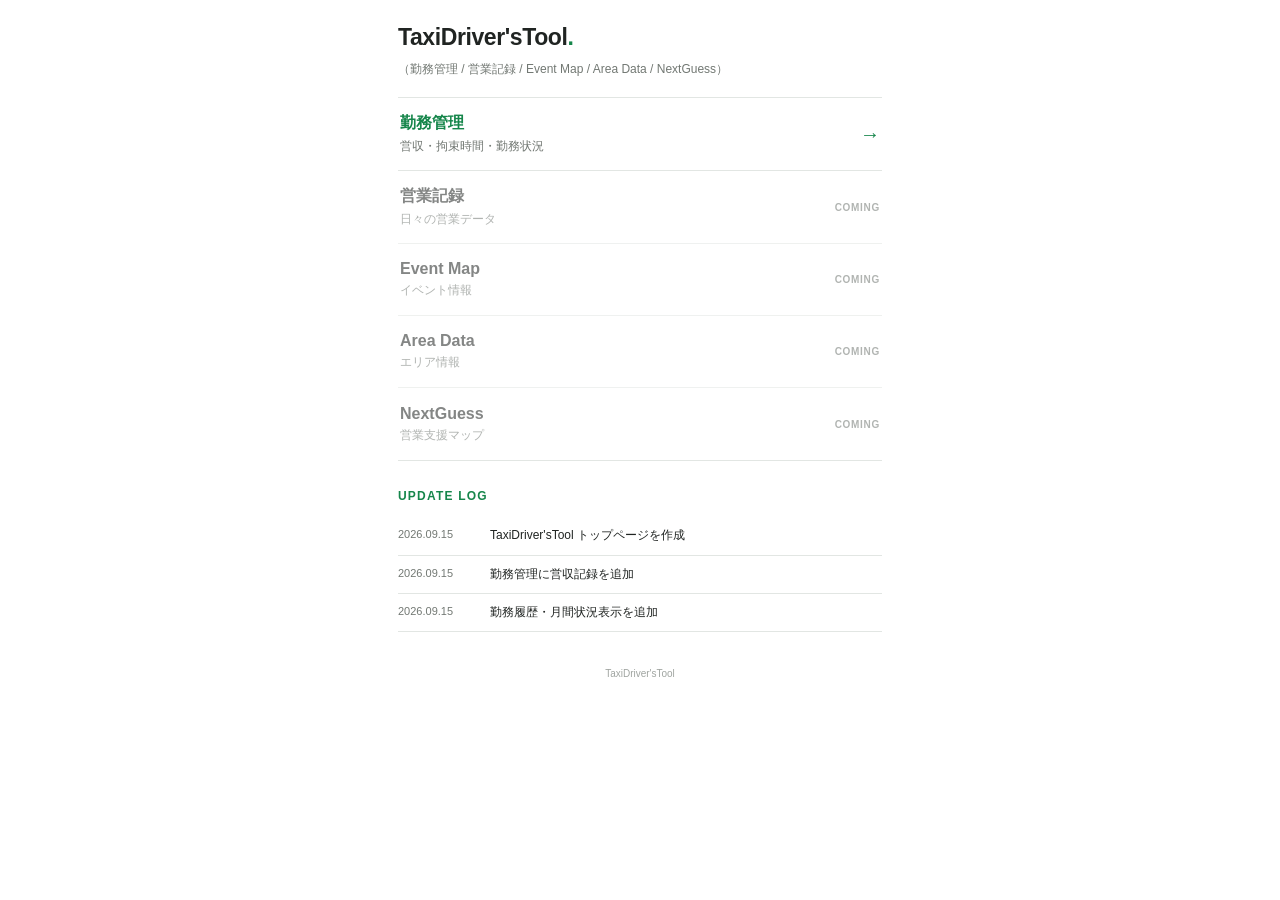
<file: index.html>
<!DOCTYPE html>
<html lang="ja">

<head>
    <meta charset="UTF-8">

    <meta
        name="viewport"
        content="width=device-width, initial-scale=1.0"
    >

    <meta
        name="theme-color"
        content="#16864b"
    >

    <title>TaxiDriver'sTool</title>

    <link
        rel="stylesheet"
        href="style.css"
    >
</head>

<body>

<main class="container">

    <header class="site-header">

        <h1>
            TaxiDriver'sTool<span class="title-dot">.</span>
        </h1>

        <p class="tool-list">
            （勤務管理 / 営業記録 / Event Map / Area Data / NextGuess）
        </p>

    </header>


    <section class="tools">

        <a
            class="tool-row active"
            href="work/"
        >

            <div class="tool-main">

                <span class="tool-name">
                    勤務管理
                </span>

                <span class="tool-description">
                    営収・拘束時間・勤務状況
                </span>

            </div>

            <span class="arrow">
                →
            </span>

        </a>


        <div class="tool-row coming">

            <div class="tool-main">

                <span class="tool-name">
                    営業記録
                </span>

                <span class="tool-description">
                    日々の営業データ
                </span>

            </div>

            <span class="coming-label">
                COMING
            </span>

        </div>


        <div class="tool-row coming">

            <div class="tool-main">

                <span class="tool-name">
                    Event Map
                </span>

                <span class="tool-description">
                    イベント情報
                </span>

            </div>

            <span class="coming-label">
                COMING
            </span>

        </div>


        <div class="tool-row coming">

            <div class="tool-main">

                <span class="tool-name">
                    Area Data
                </span>

                <span class="tool-description">
                    エリア情報
                </span>

            </div>

            <span class="coming-label">
                COMING
            </span>

        </div>


        <div class="tool-row coming">

            <div class="tool-main">

                <span class="tool-name">
                    NextGuess
                </span>

                <span class="tool-description">
                    営業支援マップ
                </span>

            </div>

            <span class="coming-label">
                COMING
            </span>

        </div>

    </section>


    <section class="update-section">

        <h2>
            UPDATE LOG
        </h2>

        <div class="update-row">

            <time datetime="2026-09-15">
                2026.09.15
            </time>

            <p>
                TaxiDriver'sTool トップページを作成
            </p>

        </div>

        <div class="update-row">

            <time datetime="2026-09-15">
                2026.09.15
            </time>

            <p>
                勤務管理に営収記録を追加
            </p>

        </div>

        <div class="update-row">

            <time datetime="2026-09-15">
                2026.09.15
            </time>

            <p>
                勤務履歴・月間状況表示を追加
            </p>

        </div>

    </section>


    <footer>

        TaxiDriver'sTool

    </footer>

</main>

</body>

</html>
</file>
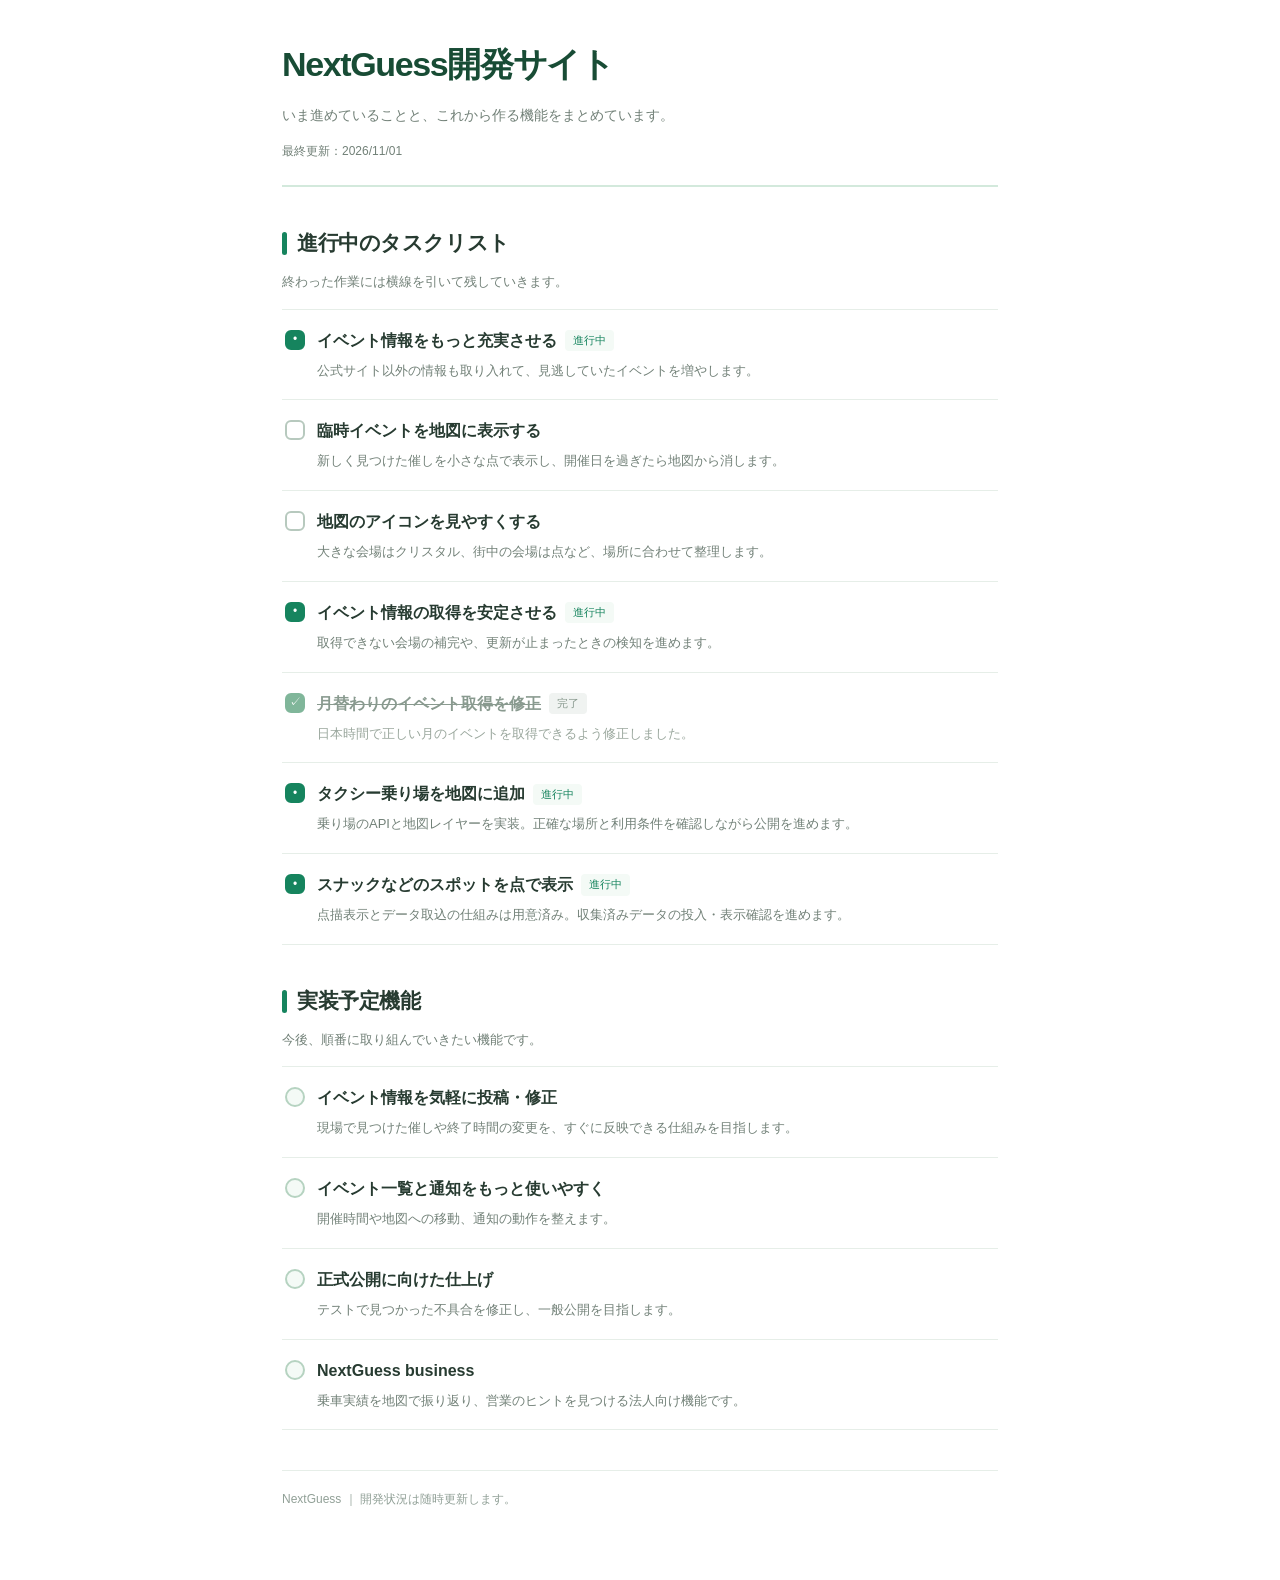
<file: preview/index.html>
<!doctype html><html lang="ja"><head><meta charset="utf-8"><meta name="viewport" content="width=device-width,initial-scale=1"><meta name="theme-color" content="#ffffff"><meta name="description" content="NextGuessの開発状況と、これから実装する機能をわかりやすく公開しています。"><title>NextGuess開発サイト</title><style>
:root{--green:#16845e;--ink:#273b31;--muted:#728178;--line:#e6eee8;--soft:#f4faf6}
*{box-sizing:border-box}body{margin:0;background:white;color:var(--ink);font-family:-apple-system,BlinkMacSystemFont,"Hiragino Kaku Gothic ProN","Yu Gothic",Meiryo,sans-serif;line-height:1.75}main{max-width:760px;margin:auto;padding:35px 22px 70px}
h1{font-size:clamp(26px,5vw,34px);letter-spacing:-.04em;margin:0;color:#184c35}header{padding-bottom:23px;border-bottom:2px solid #d3e9dc}header p{color:var(--muted);font-size:14px;margin:8px 0 0}.date{margin-top:14px;color:var(--muted);font-size:12px}
section{margin-top:38px}h2{font-size:21px;letter-spacing:-.02em;margin:0 0 16px;display:flex;gap:10px;align-items:center}h2:before{content:"";width:5px;height:23px;border-radius:6px;background:var(--green)}.sub{font-size:13px;color:var(--muted);margin:-7px 0 15px}
.item{display:flex;gap:12px;border-bottom:1px solid var(--line);padding:17px 3px}.item:first-child{border-top:1px solid var(--line)}.symbol{width:20px;height:20px;border:2px solid #b7c9be;border-radius:6px;flex:0 0 20px;margin-top:3px;display:flex;align-items:center;justify-content:center;font-size:12px;color:white}.item.active .symbol{border-color:var(--green);background:var(--green)}.item.done .symbol{border-color:#80b69a;background:#80b69a}.item.done .symbol:after{content:"✓"}.item.active .symbol:after{content:"•"}.item.planned .symbol{border-radius:50%;border-color:#b6d3c1;background:var(--soft)}.content{flex:1;min-width:0}.headline{display:flex;gap:8px;align-items:center;flex-wrap:wrap}.name{font-size:16px;font-weight:680}.status{font-size:11px;color:var(--green);background:var(--soft);border-radius:4px;padding:1px 8px}.item p{font-size:13px;color:var(--muted);margin:5px 0 0}.item.done .name{text-decoration:line-through;color:#899a8f}.item.done p{color:#9aa79d}.item.done .status{background:#f0f3f1;color:#899a8f}
footer{font-size:12px;color:#91a097;border-top:1px solid var(--line);margin-top:40px;padding-top:18px}
</style></head><body><main><header><h1>NextGuess開発サイト</h1><p>いま進めていることと、これから作る機能をまとめています。</p><div class="date" id="date"></div></header>
<section><h2>進行中のタスクリスト</h2><p class="sub">終わった作業には横線を引いて残していきます。</p><div id="current">読み込み中…</div></section>
<section><h2>実装予定機能</h2><p class="sub">今後、順番に取り組んでいきたい機能です。</p><div id="planned">読み込み中…</div></section>
<footer>NextGuess ｜ 開発状況は随時更新します。</footer></main><script>
const escapeHtml=x=>String(x??"").replace(/[&<>"']/g,c=>({"&":"&amp;","<":"&lt;",">":"&gt;",'"':"&quot;","'":"&#39;"}[c]));
function card(x,planned){const s=planned?"planned":x.status;return '<article class="item '+escapeHtml(s)+'"><div class="symbol" aria-hidden="true"></div><div class="content"><div class="headline"><span class="name">'+escapeHtml(x.title)+'</span>'+(s==="done"?'<span class="status">完了</span>':s==="active"?'<span class="status">進行中</span>':"")+'</div><p>'+escapeHtml(x.note)+'</p></div></article>'}
fetch("data/public-roadmap.json",{cache:"no-store"}).then(r=>{if(!r.ok)throw Error("load");return r.json()}).then(d=>{document.getElementById("date").textContent="最終更新："+d.updated_at.replaceAll("-","/");document.getElementById("current").innerHTML=d.current.map(x=>card(x,false)).join("");document.getElementById("planned").innerHTML=d.planned.map(x=>card(x,true)).join("")}).catch(()=>{document.getElementById("current").textContent="表示できませんでした。再読み込みしてください。";document.getElementById("planned").textContent="表示できませんでした。"});
</script></body></html>
</file>
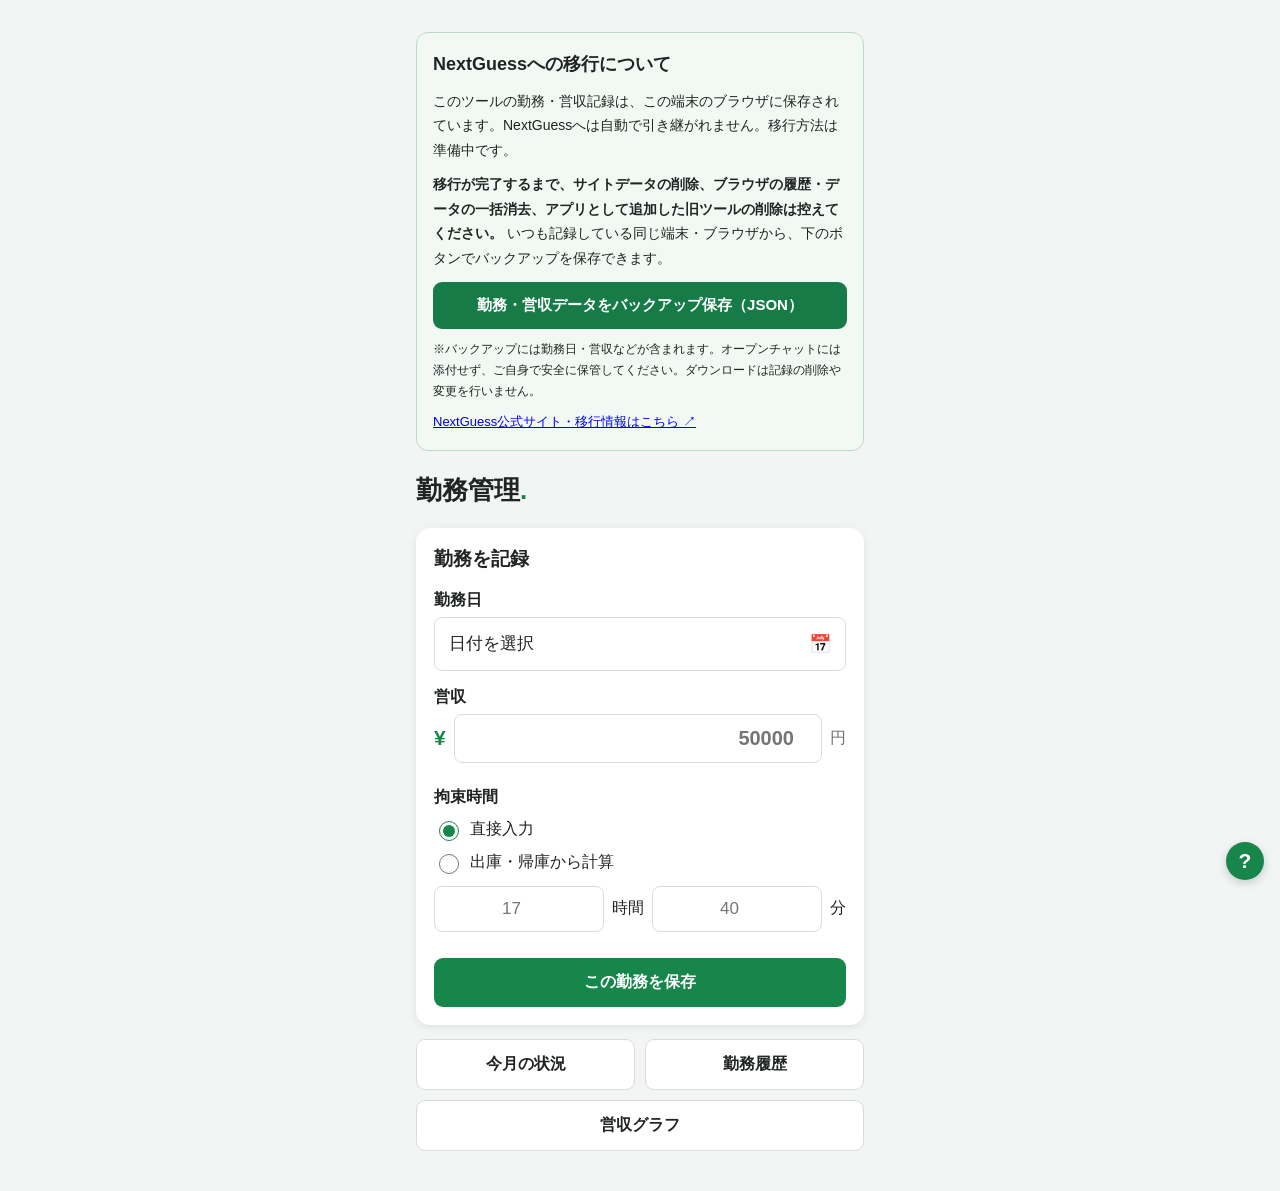
<file: work/index.html>
<!DOCTYPE html>
<html lang="ja">

<head>
    <meta charset="UTF-8">

    <meta
        name="viewport"
        content="width=device-width, initial-scale=1.0"
    >

    <meta
        name="theme-color"
        content="#16864b"
    >

    <title>勤務管理</title>

    <link
        rel="stylesheet"
        href="style.css?v=5"
    >
</head>

<body>

<main class="container">

    <!-- 旧ツールの端末データを守るための移行案内 -->
    <section aria-label="NextGuessへの移行案内" style="background:#f2f9f4;border:1px solid #badbc6;border-radius:12px;padding:16px;margin:12px 0 22px;line-height:1.75;">
        <h2 style="font-size:18px;margin:0 0 8px;">NextGuessへの移行について</h2>
        <p style="margin:0 0 10px;font-size:14px;">このツールの勤務・営収記録は、この端末のブラウザに保存されています。NextGuessへは自動で引き継がれません。移行方法は準備中です。</p>
        <p style="margin:0 0 12px;font-size:14px;"><strong>移行が完了するまで、サイトデータの削除、ブラウザの履歴・データの一括消去、アプリとして追加した旧ツールの削除は控えてください。</strong> いつも記録している同じ端末・ブラウザから、下のボタンでバックアップを保存できます。</p>
        <button id="exportWorkRecords" type="button" style="display:block;width:100%;min-height:46px;background:#177b48;border:0;border-radius:9px;color:#fff;font-weight:800;font-size:15px;cursor:pointer;">勤務・営収データをバックアップ保存（JSON）</button>
        <p id="exportWorkRecordsStatus" role="status" aria-live="polite" style="font-size:13px;margin:9px 0 0;"></p>
        <p style="margin:10px 0 0;font-size:12px;">※バックアップには勤務日・営収などが含まれます。オープンチャットには添付せず、ご自身で安全に保管してください。ダウンロードは記録の削除や変更を行いません。</p>
        <p style="margin:9px 0 0;font-size:13px;"><a href="https://anmi2.github.io/nextguess-site/" target="_blank" rel="noopener noreferrer">NextGuess公式サイト・移行情報はこちら ↗</a></p>
    </section>

    <h1>
        勤務管理<span class="title-dot">.</span>
    </h1>

    <section class="card">

        <h2>勤務を記録</h2>

        <label for="workDate">
            勤務日
        </label>

        <div class="date-picker-wrap">

            <div class="date-picker-display">

                <span id="workDateText">
                    日付を選択
                </span>

                <span class="date-picker-icon">
                    📅
                </span>

            </div>

            <input
                type="date"
                id="workDate"
                class="date-picker-native"
            >

        </div>

        <label for="revenue">
            営収
        </label>

        <div class="revenue-input">

            <span class="yen-mark">
                ¥
            </span>

            <input
                type="number"
                id="revenue"
                min="0"
                step="1"
                inputmode="numeric"
                placeholder="50000"
            >

            <span class="unit">
                円
            </span>

        </div>

        <div class="input-type">

            <span class="input-type-title">
                拘束時間
            </span>

            <label class="radio-label">

                <input
                    type="radio"
                    name="inputType"
                    value="direct"
                    checked
                >

                直接入力

            </label>

            <label class="radio-label">

                <input
                    type="radio"
                    name="inputType"
                    value="time"
                >

                出庫・帰庫から計算

            </label>

        </div>

        <div id="directInput">

            <div class="duration-input">

                <input
                    type="number"
                    id="directHours"
                    min="0"
                    max="30"
                    inputmode="numeric"
                    placeholder="17"
                >

                <span>時間</span>

                <input
                    type="number"
                    id="directMinutes"
                    min="0"
                    max="59"
                    inputmode="numeric"
                    placeholder="40"
                >

                <span>分</span>

            </div>

        </div>

        <div
            id="timeInput"
            class="hidden"
        >

            <label for="startTime">
                出庫時刻
            </label>

            <input
                type="time"
                id="startTime"
            >

            <label for="endTime">
                帰庫時刻
            </label>

            <input
                type="time"
                id="endTime"
            >

            <div class="calculated-result">

                <span>
                    今回の拘束時間
                </span>

                <strong id="calculatedHours">
                    --
                </strong>

            </div>

        </div>

        <button id="saveButton">
            この勤務を保存
        </button>

    </section>

    <div class="menu-buttons">

        <button
            class="secondary-button"
            data-open="statusModal"
        >
            今月の状況
        </button>

        <button
            class="secondary-button"
            data-open="historyModal"
        >
            勤務履歴
        </button>

        <button
            class="secondary-button graph-menu-button"
            data-open="revenueChartModal"
        >
            営収グラフ
        </button>

    </div>

</main>


<!-- 右下ヘルプボタン -->

<button
    type="button"
    aria-label="使い方ガイドを開く"
    onclick="document.getElementById('guideModal').classList.remove('hidden')"
    style="
        position: fixed;
        right: 16px;
        bottom: 20px;
        z-index: 900;
        width: 38px;
        height: 38px;
        padding: 0;
        border: none;
        border-radius: 50%;
        background: #16864b;
        color: white;
        font-size: 21px;
        font-weight: 800;
        line-height: 38px;
        box-shadow: 0 3px 10px rgba(0,0,0,0.18);
    "
>
    ?
</button>


<!-- 今月の状況 -->

<div
    class="modal hidden"
    id="statusModal"
>

    <div class="modal-panel">

        <button
            class="close-button"
            data-close="statusModal"
        >
            ×
        </button>

        <h2>
            今月の状況
        </h2>

        <div
            class="period-label"
            id="currentPeriod"
        >
            --
        </div>

        <div class="summary-row">
            <span>勤務回数</span>
            <strong id="workCount">0 / 13</strong>
        </div>

        <div class="summary-row">
            <span>累計営収</span>

            <strong
                id="totalRevenue"
                class="green-value"
            >
                ¥0
            </strong>
        </div>

        <div class="summary-row">
            <span>平均営収</span>
            <strong id="averageRevenue">¥0</strong>
        </div>

        <div class="summary-row">
            <span>累計拘束時間</span>
            <strong id="totalHours">0時間00分</strong>
        </div>

        <div class="summary-row">
            <span>262時間まで残り</span>
            <strong id="remainingHours">262時間00分</strong>
        </div>

        <hr>

        <h3>
            13勤務目の予測
        </h3>

        <div class="shift-selector">

            <span class="selector-title">
                13勤務目の基本出庫
            </span>

            <div class="shift-buttons">

                <label class="shift-option">

                    <input
                        type="radio"
                        name="finalShiftType"
                        value="15"
                        checked
                    >

                    <span>15:00</span>

                </label>

                <label class="shift-option">

                    <input
                        type="radio"
                        name="finalShiftType"
                        value="16"
                    >

                    <span>16:00</span>

                </label>

            </div>

        </div>

        <div id="forecast">
            まだ勤務記録がありません。
        </div>

        <button
            class="secondary-button modal-action"
            id="previousStatusButton"
        >
            前月の状況を見る
        </button>

    </div>

</div>


<!-- 前月の状況 -->

<div
    class="modal hidden"
    id="previousStatusModal"
>

    <div class="modal-panel">

        <button
            class="close-button"
            data-close="previousStatusModal"
        >
            ×
        </button>

        <h2>
            前月の状況
        </h2>

        <div
            class="period-label"
            id="previousPeriod"
        >
            --
        </div>

        <div class="summary-row">
            <span>勤務回数</span>
            <strong id="previousWorkCount">0 / 13</strong>
        </div>

        <div class="summary-row">
            <span>累計営収</span>

            <strong
                id="previousTotalRevenue"
                class="green-value"
            >
                ¥0
            </strong>
        </div>

        <div class="summary-row">
            <span>平均営収</span>
            <strong id="previousAverageRevenue">¥0</strong>
        </div>

        <div class="summary-row">
            <span>累計拘束時間</span>
            <strong id="previousTotalHours">0時間00分</strong>
        </div>

    </div>

</div>


<!-- 営収グラフ -->

<div
    class="modal hidden"
    id="revenueChartModal"
>

    <div class="modal-panel chart-modal-panel">

        <button
            class="close-button"
            data-close="revenueChartModal"
        >
            ×
        </button>

        <h2>
            営収グラフ
        </h2>

        <div class="chart-period-switch">

            <button
                type="button"
                class="chart-period-button active"
                data-chart-period="current"
            >
                今月
            </button>

            <button
                type="button"
                class="chart-period-button"
                data-chart-period="previous"
            >
                前月
            </button>

        </div>

        <div
            class="period-label"
            id="revenueChartPeriod"
        >
            --
        </div>

        <div class="chart-summary">

            <span id="revenueChartCount">
                0勤務
            </span>

            <strong id="revenueChartAverage">
                平均 ¥0
            </strong>

        </div>

        <div
            class="chart-empty hidden"
            id="revenueChartEmpty"
        >
            勤務記録はありません。
        </div>

        <div
            class="chart-scroll"
            id="revenueChartScroll"
        >

            <canvas
                id="revenueChartCanvas"
                role="img"
                aria-label="勤務日ごとの営収折れ線グラフ"
            ></canvas>

        </div>

        <div class="chart-note">
            横軸は1〜13勤務目で固定表示します。
            記録済みの勤務には日付と曜日を表示します。
        </div>

    </div>

</div>


<!-- 今月の履歴 -->

<div
    class="modal hidden"
    id="historyModal"
>

    <div class="modal-panel">

        <button
            class="close-button"
            data-close="historyModal"
        >
            ×
        </button>

        <h2>
            今月の勤務履歴
        </h2>

        <div
            class="period-label"
            id="historyPeriod"
        >
            --
        </div>

        <div id="workHistory">
            勤務記録はありません。
        </div>

        <button
            class="secondary-button modal-action"
            id="previousHistoryButton"
        >
            前月の履歴を見る
        </button>

    </div>

</div>


<!-- 前月の履歴 -->

<div
    class="modal hidden"
    id="previousHistoryModal"
>

    <div class="modal-panel">

        <button
            class="close-button"
            data-close="previousHistoryModal"
        >
            ×
        </button>

        <h2>
            前月の勤務履歴
        </h2>

        <div
            class="period-label"
            id="previousHistoryPeriod"
        >
            --
        </div>

        <div id="previousWorkHistory">
            勤務記録はありません。
        </div>

    </div>

</div>


<!-- 使い方ガイド -->

<div
    class="modal hidden"
    id="guideModal"
>

    <div class="modal-panel guide-modal-panel">

        <button
            class="close-button"
            data-close="guideModal"
        >
            ×
        </button>

        <h2>
            使い方ガイド
        </h2>

        <img
            src="guide.png"
            alt="TaxiDriver's Tool 使い方ガイド"
            class="guide-image"
        >

    </div>

</div>


<script src="script.js?v=4"></script>
<script src="backup-export.js?v=1"></script>

</body>

</html>
</file>
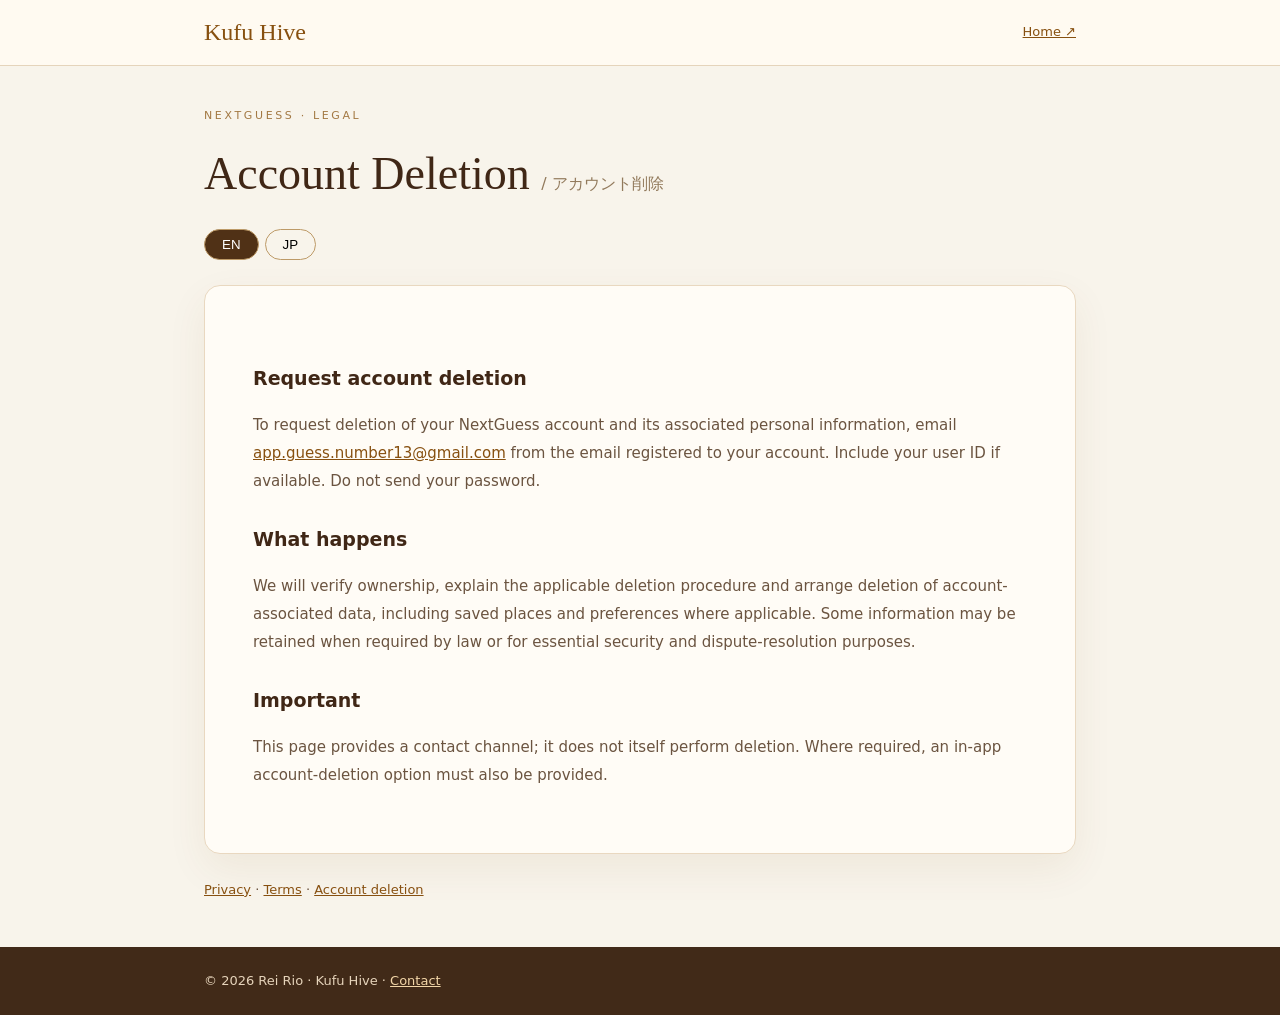
<file: preview/nextguess/account-deletion/index.html>
<!doctype html><html lang="en"><head><meta charset="utf-8"><meta name="viewport" content="width=device-width,initial-scale=1"><meta name="theme-color" content="#f8f4eb"><title>NextGuess Account Deletion | Kufu Hive</title><link rel="stylesheet" href="../legal.css"><script defer src="../legal.js"></script></head><body><header class="header"><div class="wrap"><a class="brand" href="../../">Kufu Hive</a><a class="pill" href="../../">Home ↗</a></div></header><main class="wrap"><div class="eyebrow">NEXTGUESS · LEGAL</div><h1>Account Deletion <small>/ アカウント削除</small></h1><div class="lang"><button data-language="en" aria-pressed="true">EN</button><button data-language="ja" aria-pressed="false">JP</button></div><article class="paper"><div data-content-language="en" class="active"><h2>Request account deletion</h2><p>To request deletion of your NextGuess account and its associated personal information, email <a href="mailto:app.guess.number13@gmail.com?subject=NextGuess%20Account%20Deletion">app.guess.number13@gmail.com</a> from the email registered to your account. Include your user ID if available. Do not send your password.</p><h2>What happens</h2><p>We will verify ownership, explain the applicable deletion procedure and arrange deletion of account-associated data, including saved places and preferences where applicable. Some information may be retained when required by law or for essential security and dispute-resolution purposes.</p><h2>Important</h2><p>This page provides a contact channel; it does not itself perform deletion. Where required, an in-app account-deletion option must also be provided.</p></div><div data-content-language="ja"><h2>アカウント削除の申請</h2><p>NextGuessのアカウントと関連する個人情報の削除をご希望の場合、登録メールアドレスから<a href="mailto:app.guess.number13@gmail.com?subject=NextGuess%20Account%20Deletion">app.guess.number13@gmail.com</a>にご連絡ください。可能であればユーザーIDをご記載ください。パスワードは送信しないでください。</p><h2>対応内容</h2><p>本人確認の上、削除方法をご案内し、アカウントに紐づく保存地点や設定などの対象データを削除します。法令・安全管理等により必要な一部情報は保存する場合があります。</p><h2>注意</h2><p>このページは申請窓口です。アクセスするだけでは削除されません。審査要件に応じて、アプリ内にも削除機能が必要です。</p></div></article><p class="note"><a href="../privacy/">Privacy</a> · <a href="../terms/">Terms</a> · <a href="../account-deletion/">Account deletion</a></p></main><footer class="footer"><div class="wrap">© 2026 Rei Rio · Kufu Hive · <a href="mailto:app.guess.number13@gmail.com">Contact</a></div></footer></body></html>
</file>
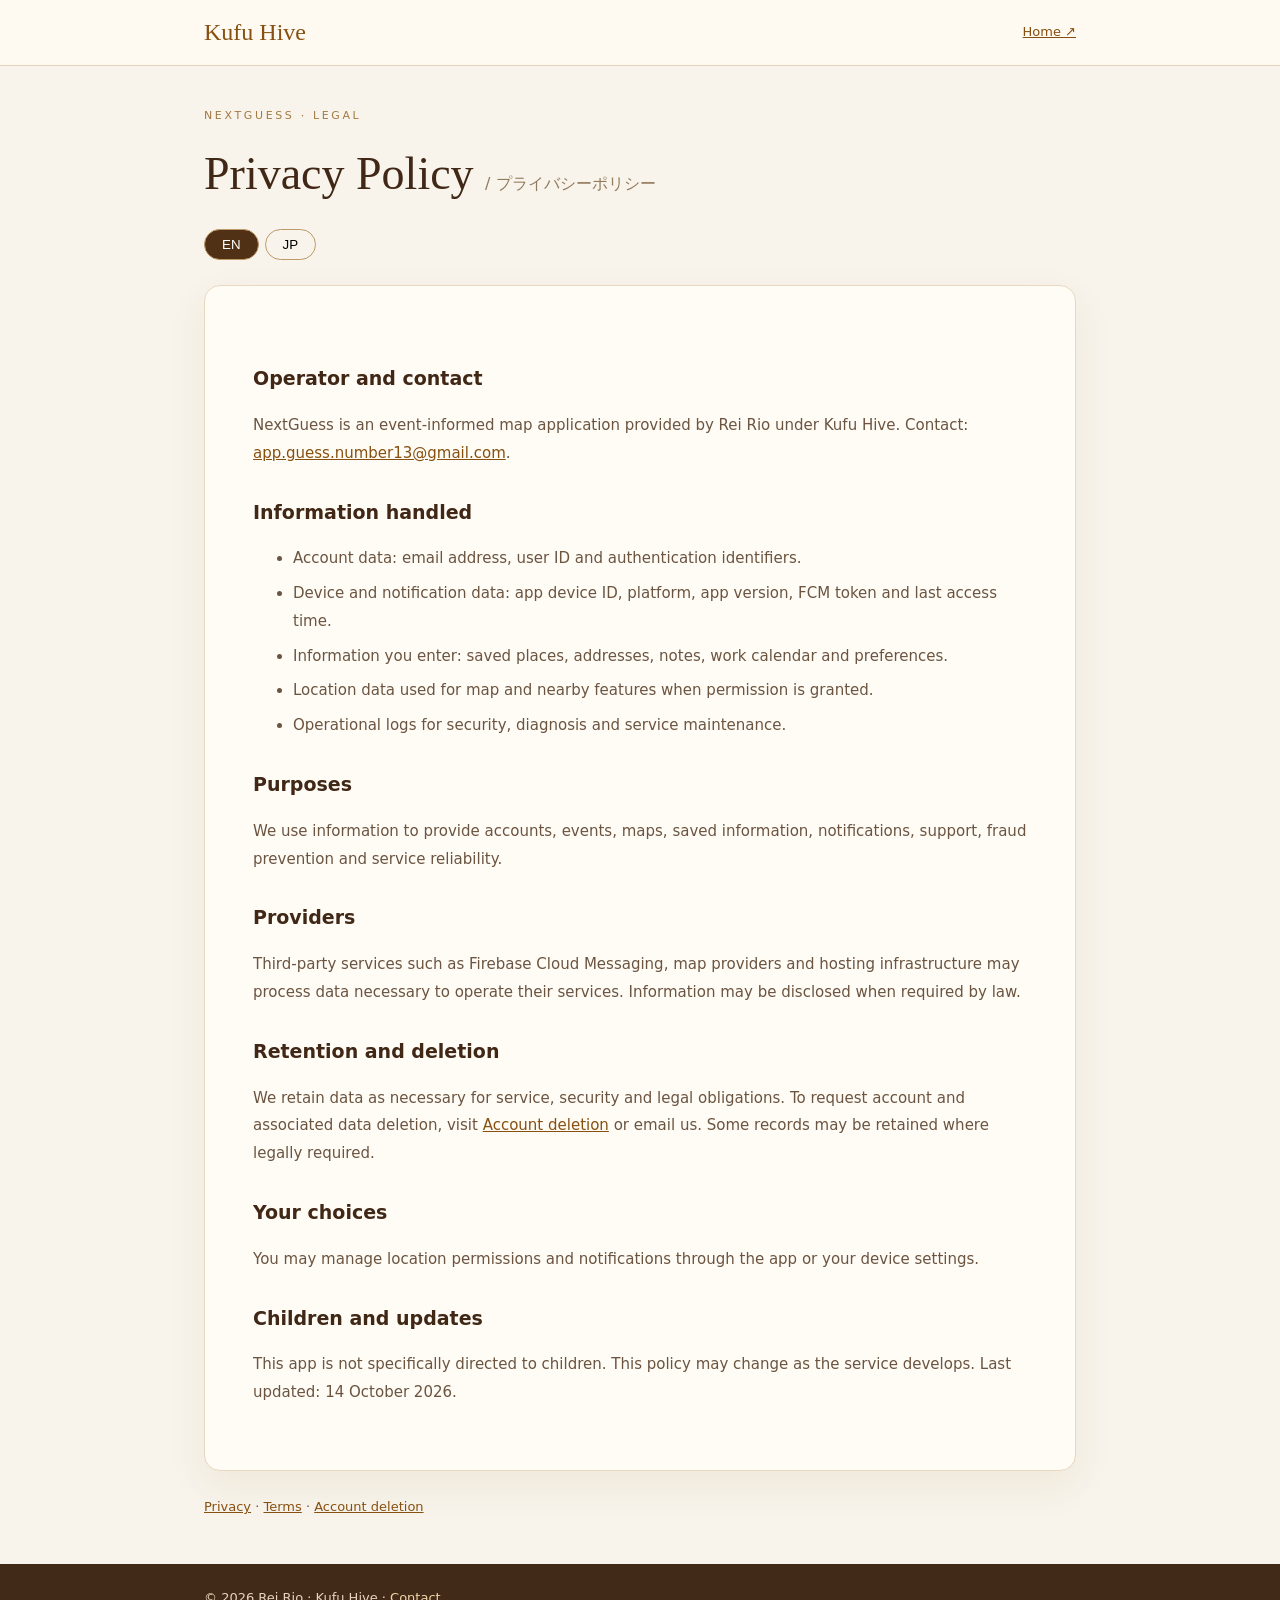
<file: preview/nextguess/privacy/index.html>
<!doctype html><html lang="en"><head><meta charset="utf-8"><meta name="viewport" content="width=device-width,initial-scale=1"><meta name="theme-color" content="#f8f4eb"><title>NextGuess Privacy Policy | Kufu Hive</title><link rel="stylesheet" href="../legal.css"><script defer src="../legal.js"></script></head><body><header class="header"><div class="wrap"><a class="brand" href="../../">Kufu Hive</a><a class="pill" href="../../">Home ↗</a></div></header><main class="wrap"><div class="eyebrow">NEXTGUESS · LEGAL</div><h1>Privacy Policy <small>/ プライバシーポリシー</small></h1><div class="lang"><button data-language="en" aria-pressed="true">EN</button><button data-language="ja" aria-pressed="false">JP</button></div><article class="paper"><div data-content-language="en" class="active"><h2>Operator and contact</h2><p>NextGuess is an event-informed map application provided by Rei Rio under Kufu Hive. Contact: <a href="mailto:app.guess.number13@gmail.com">app.guess.number13@gmail.com</a>.</p><h2>Information handled</h2><ul><li>Account data: email address, user ID and authentication identifiers.</li><li>Device and notification data: app device ID, platform, app version, FCM token and last access time.</li><li>Information you enter: saved places, addresses, notes, work calendar and preferences.</li><li>Location data used for map and nearby features when permission is granted.</li><li>Operational logs for security, diagnosis and service maintenance.</li></ul><h2>Purposes</h2><p>We use information to provide accounts, events, maps, saved information, notifications, support, fraud prevention and service reliability.</p><h2>Providers</h2><p>Third-party services such as Firebase Cloud Messaging, map providers and hosting infrastructure may process data necessary to operate their services. Information may be disclosed when required by law.</p><h2>Retention and deletion</h2><p>We retain data as necessary for service, security and legal obligations. To request account and associated data deletion, visit <a href="../account-deletion/">Account deletion</a> or email us. Some records may be retained where legally required.</p><h2>Your choices</h2><p>You may manage location permissions and notifications through the app or your device settings.</p><h2>Children and updates</h2><p>This app is not specifically directed to children. This policy may change as the service develops. Last updated: 14 October 2026.</p></div><div data-content-language="ja"><h2>運営者・連絡先</h2><p>NextGuessはRei RioがKufu Hive名義で提供する、イベント情報を活用した地図アプリです。連絡先：<a href="mailto:app.guess.number13@gmail.com">app.guess.number13@gmail.com</a></p><h2>取り扱う情報</h2><ul><li>アカウント：メールアドレス、ユーザーID、認証用識別情報。</li><li>端末・通知：端末登録ID、OS種別、アプリバージョン、FCMトークン、最終アクセス日時。</li><li>入力情報：保存地点、住所、メモ、勤務カレンダーおよび各種設定。</li><li>位置情報：許可された場合に地図・周辺機能の表示に利用する情報。</li><li>技術情報：セキュリティ・障害対応に必要なログ。</li></ul><h2>利用目的</h2><p>アカウント管理、地図・イベント・保存情報・通知の提供、サポート、不正利用防止、安定運用に利用します。</p><h2>外部サービス</h2><p>Firebase Cloud Messaging、地図サービス、ホスティング等を利用し、必要な情報がこれらのサービス提供者により処理される場合があります。法令に基づく場合などに情報を開示することがあります。</p><h2>保存・削除</h2><p>サービス提供・安全管理・法令対応に必要な期間保存します。削除については<a href="../account-deletion/">アカウント削除案内</a>またはメールでご連絡ください。法令上必要な記録は残る場合があります。</p><h2>利用者の選択</h2><p>位置情報・通知の許可はアプリまたは端末設定から変更できます。</p><h2>未成年者・改定</h2><p>児童を主な対象としたサービスではありません。運用変更に伴い内容を更新することがあります。最終更新：2026年10月14日。</p></div></article><p class="note"><a href="../privacy/">Privacy</a> · <a href="../terms/">Terms</a> · <a href="../account-deletion/">Account deletion</a></p></main><footer class="footer"><div class="wrap">© 2026 Rei Rio · Kufu Hive · <a href="mailto:app.guess.number13@gmail.com">Contact</a></div></footer></body></html>
</file>
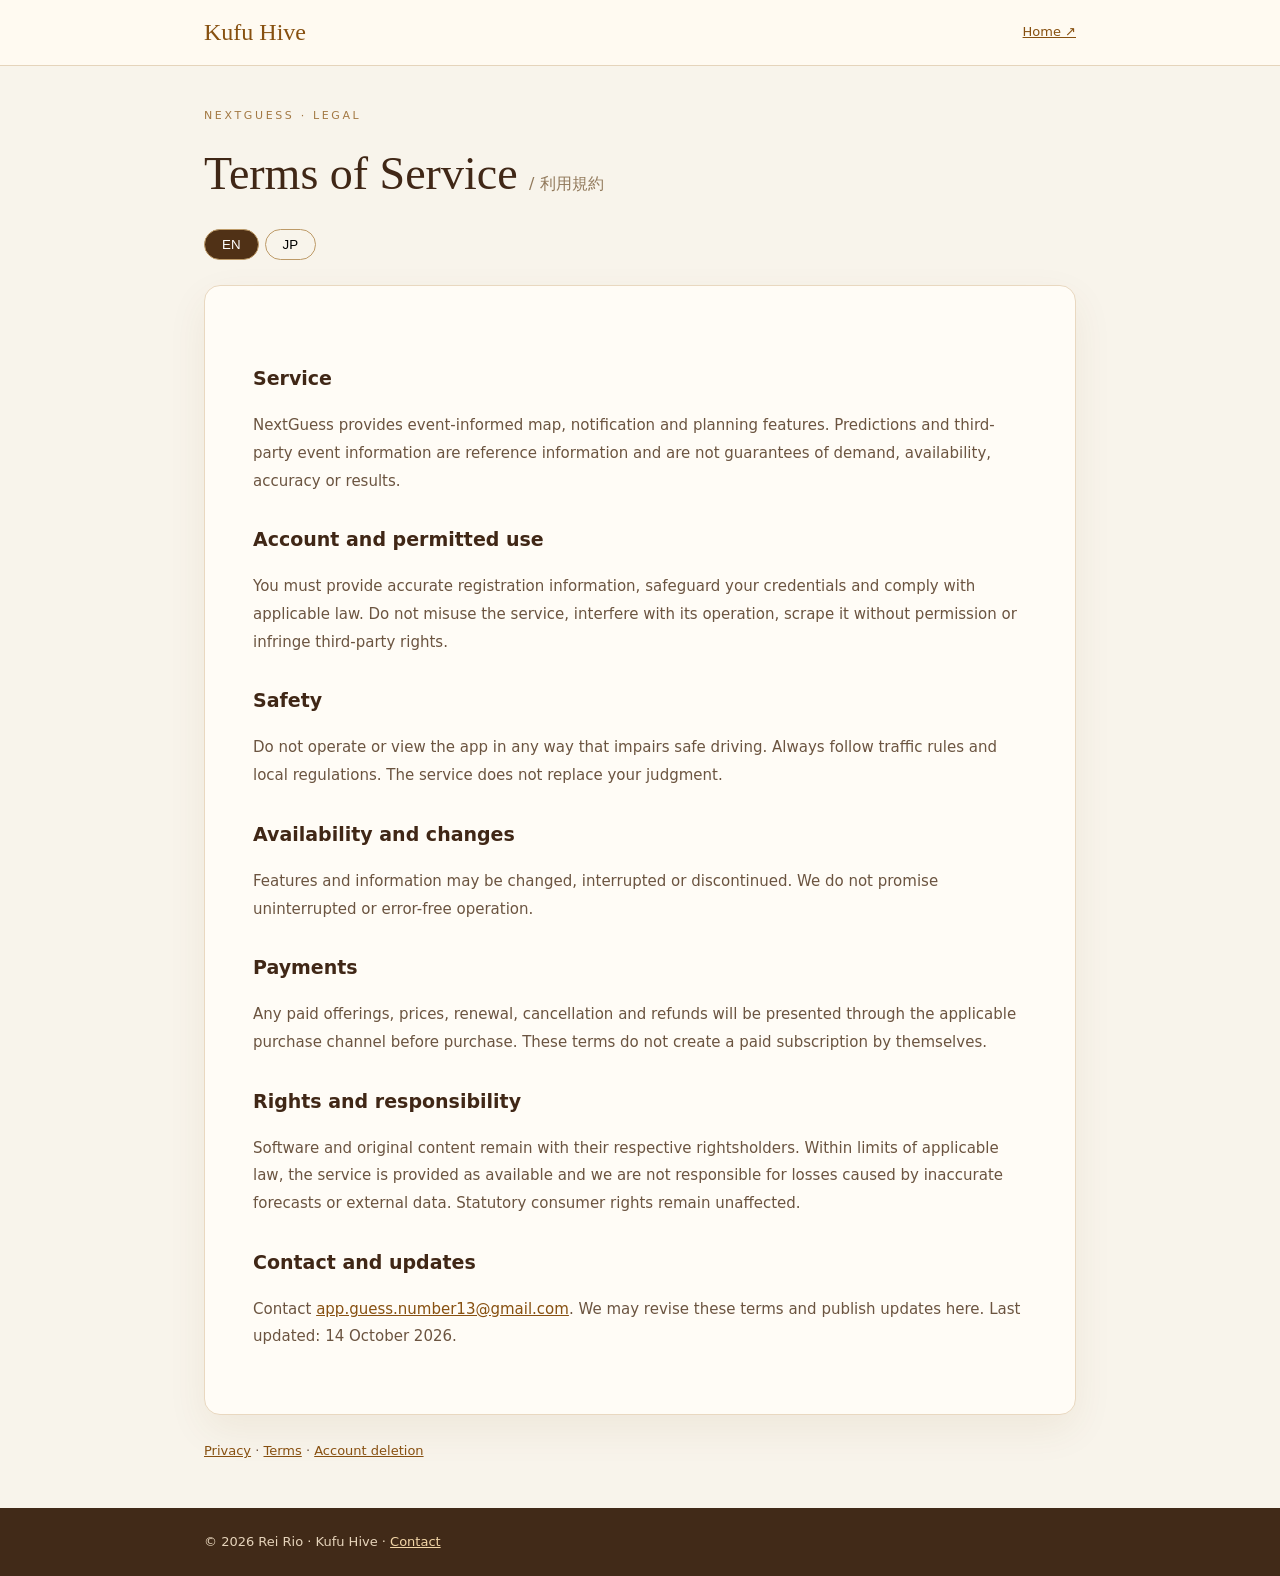
<file: preview/nextguess/terms/index.html>
<!doctype html><html lang="en"><head><meta charset="utf-8"><meta name="viewport" content="width=device-width,initial-scale=1"><meta name="theme-color" content="#f8f4eb"><title>NextGuess Terms of Service | Kufu Hive</title><link rel="stylesheet" href="../legal.css"><script defer src="../legal.js"></script></head><body><header class="header"><div class="wrap"><a class="brand" href="../../">Kufu Hive</a><a class="pill" href="../../">Home ↗</a></div></header><main class="wrap"><div class="eyebrow">NEXTGUESS · LEGAL</div><h1>Terms of Service <small>/ 利用規約</small></h1><div class="lang"><button data-language="en" aria-pressed="true">EN</button><button data-language="ja" aria-pressed="false">JP</button></div><article class="paper"><div data-content-language="en" class="active"><h2>Service</h2><p>NextGuess provides event-informed map, notification and planning features. Predictions and third-party event information are reference information and are not guarantees of demand, availability, accuracy or results.</p><h2>Account and permitted use</h2><p>You must provide accurate registration information, safeguard your credentials and comply with applicable law. Do not misuse the service, interfere with its operation, scrape it without permission or infringe third-party rights.</p><h2>Safety</h2><p>Do not operate or view the app in any way that impairs safe driving. Always follow traffic rules and local regulations. The service does not replace your judgment.</p><h2>Availability and changes</h2><p>Features and information may be changed, interrupted or discontinued. We do not promise uninterrupted or error-free operation.</p><h2>Payments</h2><p>Any paid offerings, prices, renewal, cancellation and refunds will be presented through the applicable purchase channel before purchase. These terms do not create a paid subscription by themselves.</p><h2>Rights and responsibility</h2><p>Software and original content remain with their respective rightsholders. Within limits of applicable law, the service is provided as available and we are not responsible for losses caused by inaccurate forecasts or external data. Statutory consumer rights remain unaffected.</p><h2>Contact and updates</h2><p>Contact <a href="mailto:app.guess.number13@gmail.com">app.guess.number13@gmail.com</a>. We may revise these terms and publish updates here. Last updated: 14 October 2026.</p></div><div data-content-language="ja"><h2>サービス内容</h2><p>NextGuessはイベント情報を活用した地図・通知・業務計画機能を提供します。需要予測や外部イベント情報は参考情報であり、正確性・成果等を保証するものではありません。</p><h2>アカウント・禁止事項</h2><p>登録情報を適切に管理し、法令を遵守してください。不正アクセス、運営妨害、無断収集、第三者の権利侵害等を禁止します。</p><h2>安全運転</h2><p>運転の妨げになる方法で本アプリを操作・閲覧しないでください。交通法規を守り、利用者自身の判断と安全を優先してください。</p><h2>提供・変更</h2><p>機能・情報は変更、中断、終了される場合があります。無停止・無欠陥の提供を保証しません。</p><h2>有料機能</h2><p>有料機能が提供される場合、価格、更新、解約、返金等の条件は購入画面等で明示します。本規約のみで課金が発生することはありません。</p><h2>権利・責任</h2><p>アプリ等の権利は各権利者に帰属します。法令上許される範囲で、予測や外部情報に起因する損害について保証を行いません。消費者の法定の権利は制限されません。</p><h2>連絡・改定</h2><p>連絡先：<a href="mailto:app.guess.number13@gmail.com">app.guess.number13@gmail.com</a>。本規約は変更時にこのページで公表します。最終更新：2026年10月14日。</p></div></article><p class="note"><a href="../privacy/">Privacy</a> · <a href="../terms/">Terms</a> · <a href="../account-deletion/">Account deletion</a></p></main><footer class="footer"><div class="wrap">© 2026 Rei Rio · Kufu Hive · <a href="mailto:app.guess.number13@gmail.com">Contact</a></div></footer></body></html>
</file>
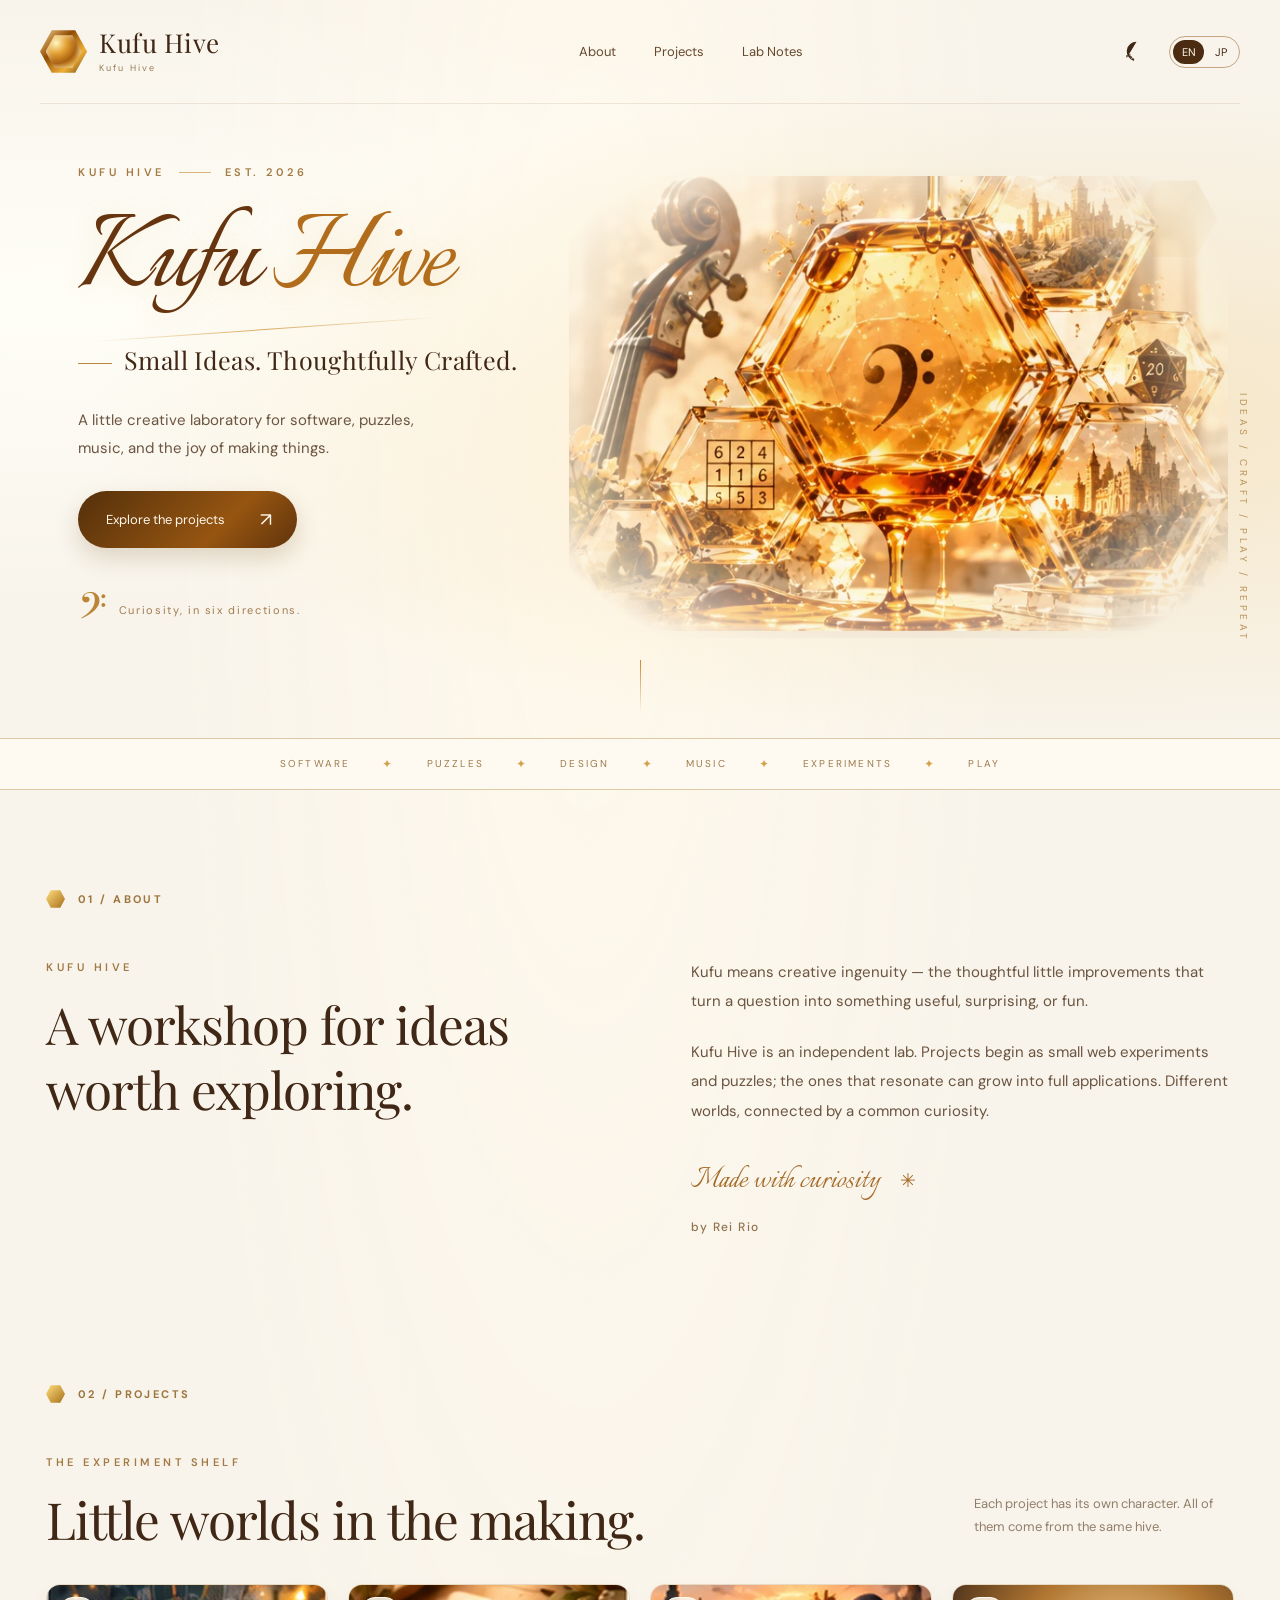
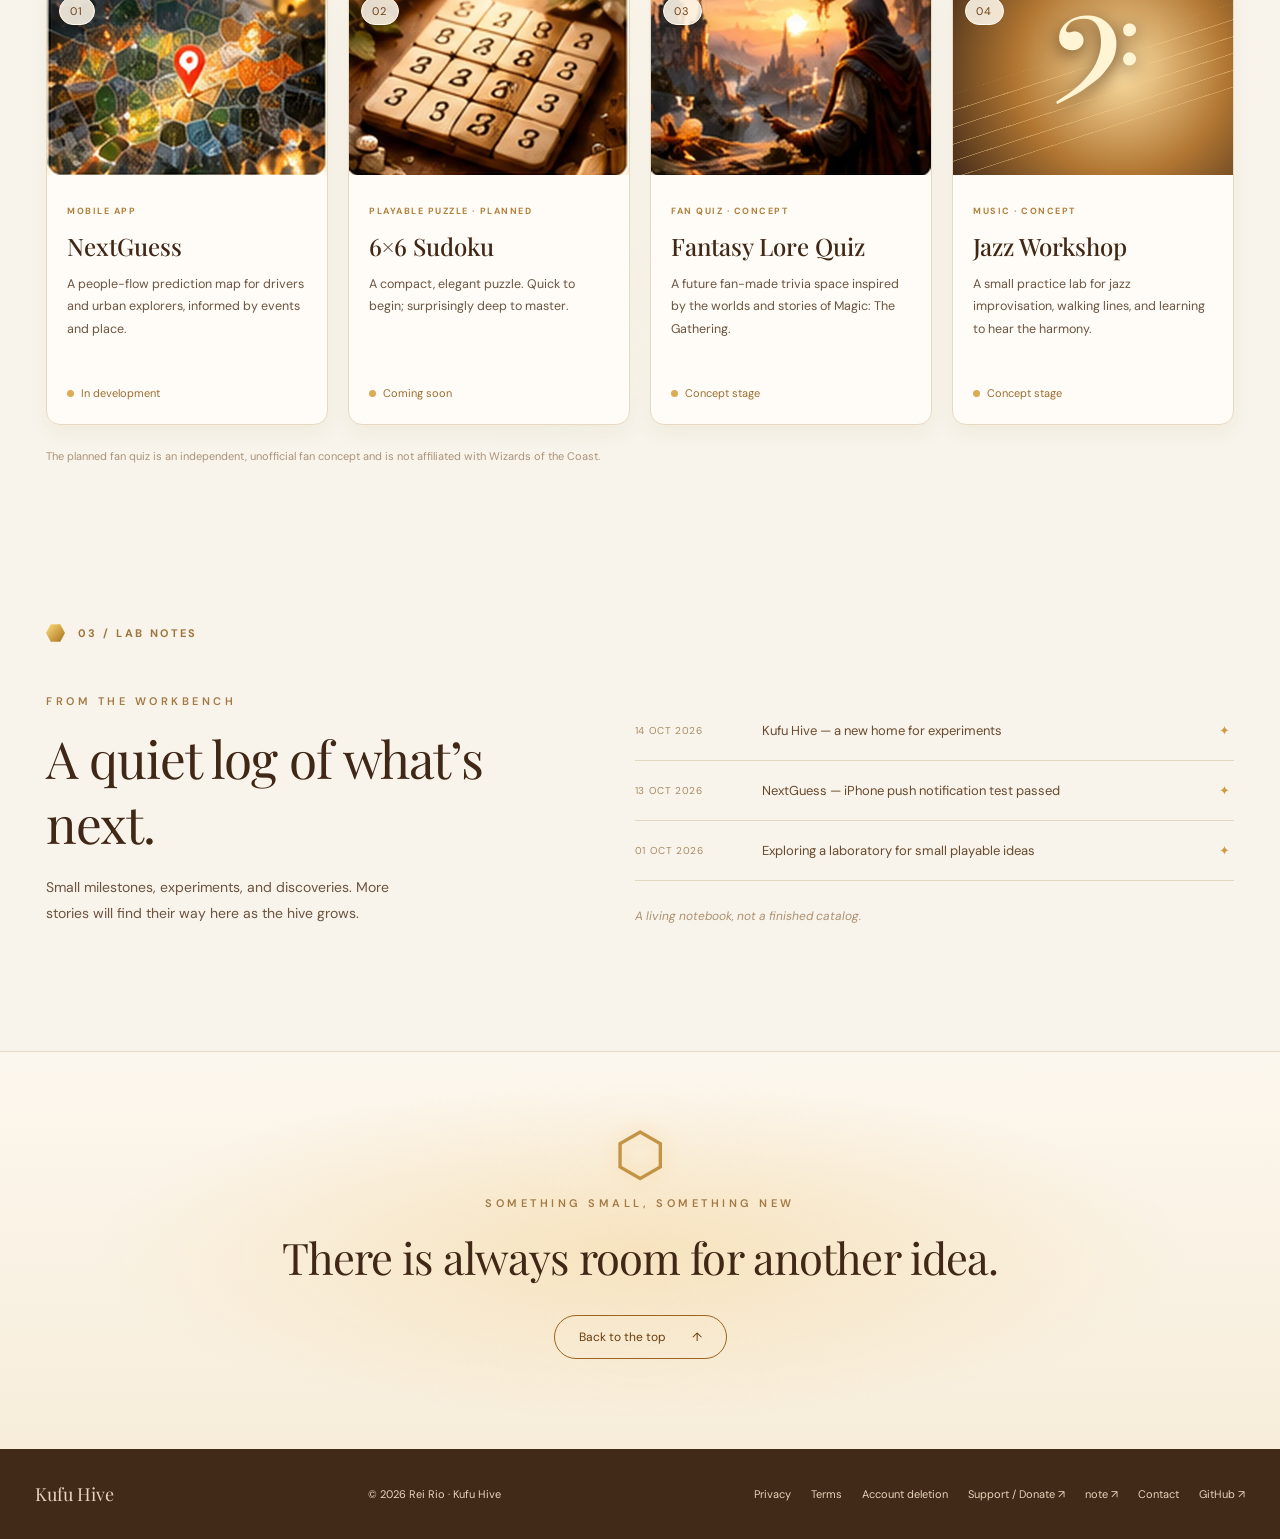
<file: preview/hive.html>
<!DOCTYPE html>

<html lang="en">
<head>
<meta charset="utf-8"/>
<meta content="width=device-width,initial-scale=1,viewport-fit=cover" name="viewport"/>
<meta content="#f8f3e9" name="theme-color"/>
<meta content="Kufu Hive — a small independent creative lab exploring software, puzzles, music, and play. By Kufu Hive." name="description"/>
<meta content="Kufu Hive — Small Ideas. Thoughtfully Crafted." property="og:title"/>
<meta content="Software, puzzles, music, and play, crafted with curiosity." property="og:description"/>
<title>Kufu Hive — Kufu Hive</title>
<link href="./style.css" rel="stylesheet"/>
<script defer="" src="./script.js"></script>
</head>
<body>
<a class="skip-link" href="#main">Skip to content</a>
<div class="site-wrap" id="top">
<header class="site-header">
<a aria-label="Kufu Hive Home" class="brand" href="#top">
<span aria-hidden="true" class="brand-mark"><span></span></span>
<span><span class="brand-name">Kufu Hive</span><small>Kufu Hive</small></span>
</a>
<nav aria-label="Primary navigation" class="top-nav">
<a class="translation-target" data-i18n="navAbout" data-jp="ラボについて" href="#about">About</a>
<a class="translation-target" data-i18n="navProjects" data-jp="作品" href="#projects">Projects</a>
<a class="translation-target" data-i18n="navNotes" data-jp="開発ノート" href="#notes">Lab Notes</a>
</nav>
<div class="header-actions">
<a aria-label="GitHub profile" class="github-link" href="https://github.com/anmi2" rel="noopener noreferrer" target="_blank"><svg aria-hidden="true" fill="currentColor" height="21" viewbox="0 0 24 24" width="21"><path d="M12 .9a11.1 11.1 0 0 0-3.5 21.63c.56.1.76-.24.76-.54v-2.12c-3.09.67-3.75-1.32-3.75-1.32-.5-1.28-1.24-1.62-1.24-1.62-1.01-.7.08-.69.08-.69 1.12.08 1.71 1.15 1.71 1.15 1 .1.17 1.53 1.16 1.89 1.53.2-.73.57-1.22 1.04-1.5-2.47-.28-5.07-1.23-5.07-5.49 0-1.21.43-2.2 1.14-2.98-.12-.28-.5-1.41.11-2.94 0 0 .93-.3 3.05 1.14a10.61 10.61 0 0 1 5.55 0c2.12-1.44 3.05-1.14 3.05-1.14.61 1.53.23 2.66.11 2.94.71.78 1.14 1.77 1.14 2.98 0 4.27-2.6 5.2-5.08 5.48.59.51 1.12 1.5 1.12 3.03v2.55c0 .3.2.65.77.54A11.1 11.1 0 0 0 12 .9Z"></path></svg></a>

<span aria-label="Hover or tap English text for Japanese translation" class="hint-caption" title="Hover or tap text to see its Japanese translation">EN · JP</span></div>
</header>
<main id="main">
<section aria-labelledby="hero-title" class="hero">
<div aria-hidden="true" class="hero-glow"></div>
<div class="hero-copy">
<p class="eyebrow">KUFU HIVE <span class="eyebrow-line"></span> EST. 2026</p>
<h1 class="script-logo" id="hero-title">Kufu <em>Hive</em><span aria-hidden="true" class="logo-tail"></span></h1>
<div class="tagline-line"><span></span><p aria-label="Small Ideas. Thoughtfully Crafted. — tap for Japanese translation" class="translation-target" data-jp="小さな発想を、丁寧に形にする" role="button" tabindex="0">Small Ideas. Thoughtfully Crafted.</p></div>
<p aria-label="A little creative laboratory for software, puzzles, music, and the joy of making things. — tap for Japanese translation" class="hero-intro translation-target" data-i18n="heroIntro" data-jp="ソフトウェア、パズル、音楽、ものづくりを楽しむ小さな創作実験室" role="button" tabindex="0">A little creative laboratory for software, puzzles, music, and the joy of making things.</p>
<a class="primary-cta" href="#projects"><span data-i18n="explore" title="作品を見る">Explore the projects</span><span aria-hidden="true">↗</span></a>
<p aria-label="𝄢 Curiosity, in six directions. — tap for Japanese translation" class="hero-annotation translation-target" data-jp="英語を主役に、日本語は小さな読み解きとして添えています" role="button" tabindex="0"><span aria-hidden="true" class="annotation-clef">𝄢</span> <span aria-label="Curiosity, in six directions. — tap for Japanese translation" class="translation-target" data-i18n="heroAnnotation" data-jp="好奇心は六方向へ" role="button" tabindex="0">Curiosity, in six directions.</span></p>
</div>
<div aria-label="Golden glass hexagons filled with amber honey, flowers, and a musical motif" class="hero-visual">
<div class="visual-halo"></div><img alt="Translucent amber glass hexagons with honey and a double bass scroll" fetchpriority="high" height="489" src="./assets/amber-hive-art.webp" width="708"/>
<span aria-hidden="true" class="visual-hex one"></span><span aria-hidden="true" class="visual-hex two"></span>
<p class="visual-side-note">IDEAS / CRAFT / PLAY / REPEAT</p>
</div>
<span aria-hidden="true" class="hero-bottom-line"></span>
</section>
<div aria-hidden="true" class="ticker"><span>SOFTWARE</span><i>✦</i><span>PUZZLES</span><i>✦</i><span>DESIGN</span><i>✦</i><span>MUSIC</span><i>✦</i><span>EXPERIMENTS</span><i>✦</i><span>PLAY</span></div>
<section aria-labelledby="about-title" class="section about" id="about">
<div class="section-label"><span aria-hidden="true" class="tiny-hex"></span><span>01 / <span aria-label="About — tap for Japanese translation" class="translation-target" data-i18n="navAbout" data-jp="ラボについて" role="button" tabindex="0">About</span></span></div>
<div class="about-grid">
<div><p class="overline">KUFU HIVE</p><h2 aria-label="A workshop for ideas worth exploring. — tap for Japanese translation" class="translation-target" data-i18n="aboutHeading" data-jp="探る価値のある発想を育てる工房" id="about-title" role="button" tabindex="0">A workshop for ideas worth exploring.</h2></div>
<div class="about-body"><p aria-label="Kufu means creative ingenuity — the thoughtful little improvements that turn a question into something useful, surprising, or fun. — tap for Japanese translation" class="translation-target" data-i18n="aboutP1" data-jp="「工夫」とは、問いを役立つものや意外な発見、遊びへ変えていく小さな知恵" role="button" tabindex="0">Kufu means creative ingenuity — the thoughtful little improvements that turn a question into something useful, surprising, or fun.</p><p aria-label="Kufu Hive is an independent lab. Projects begin as small web experiments and puzzles; the ones that resonate can grow into full applications. Different worlds, connected by a common curiosity. — tap for Japanese translation" class="translation-target" data-i18n="aboutP2" data-jp="Kufu Hiveは独立した実験室です。小さなWeb作品やパズルから始め、手応えのあるものをアプリへ。作品ごとに違う世界観を持ちながら、好奇心でつながっています" role="button" tabindex="0">Kufu Hive is an independent lab. Projects begin as small web experiments and puzzles; the ones that resonate can grow into full applications. Different worlds, connected by a common curiosity.</p><div class="about-signature">Made with curiosity <span aria-hidden="true">✳</span><small class="creator-credit">by Rei Rio</small></div></div>
</div>
</section>
<section aria-labelledby="projects-title" class="section projects" id="projects">
<div class="section-label"><span aria-hidden="true" class="tiny-hex"></span><span>02 / <span aria-label="Projects — tap for Japanese translation" class="translation-target" data-i18n="navProjects" data-jp="作品" role="button" tabindex="0">Projects</span></span></div>
<div class="section-heading"><div><p aria-label="THE EXPERIMENT SHELF — tap for Japanese translation" class="overline translation-target" data-i18n="projectsOverline" data-jp="実験の棚" role="button" tabindex="0">THE EXPERIMENT SHELF</p><h2 aria-label="Little worlds in the making. — tap for Japanese translation" class="translation-target" data-i18n="projectsHeading" data-jp="生まれつつある小さな世界" id="projects-title" role="button" tabindex="0">Little worlds in the making.</h2></div><p aria-label="Each project has its own character. All of them come from the same hive. — tap for Japanese translation" class="translation-target" data-i18n="projectsSub" data-jp="それぞれ違う個性、同じ巣から生まれる作品" role="button" tabindex="0">Each project has its own character. All of them come from the same hive.</p></div>
<div class="project-grid">
<article class="project-card project-map"><div class="project-art"><img alt="A glowing city map and hexagonal location pattern" loading="lazy" src="./assets/nextguess.webp"/><span class="project-number">01</span></div><div class="project-info"><span aria-label="MOBILE APP — tap for Japanese translation" class="project-kind translation-target" data-i18n="kindApp" data-jp="モバイルアプリ" role="button" tabindex="0">MOBILE APP</span><h3 aria-label="NextGuess — tap for Japanese translation" class="translation-target" data-jp="人流予測" role="button" tabindex="0">NextGuess</h3><p aria-label="A people-flow prediction map for drivers and urban explorers, informed by events and place. — tap for Japanese translation" class="translation-target" data-i18n="nextguessDesc" data-jp="イベントを手がかりに、人の流れを予測する地図" role="button" tabindex="0">A people-flow prediction map for drivers and urban explorers, informed by events and place.</p><span class="status"><span class="dot"></span><span aria-label="In development — tap for Japanese translation" class="translation-target" data-i18n="inDevelopment" data-jp="開発中" role="button" tabindex="0">In development</span></span></div></article>
<article class="project-card project-sudoku"><div class="project-art"><img alt="A warm wooden number puzzle board" loading="lazy" src="./assets/sudoku.webp"/><span class="project-number">02</span></div><div class="project-info"><span aria-label="PLAYABLE PUZZLE · PLANNED — tap for Japanese translation" class="project-kind translation-target" data-i18n="kindPuzzle" data-jp="数独・企画中" role="button" tabindex="0">PLAYABLE PUZZLE · PLANNED</span><h3 aria-label="6×6 Sudoku — tap for Japanese translation" class="translation-target" data-jp="6×6数独" role="button" tabindex="0">6×6 Sudoku</h3><p aria-label="A compact, elegant puzzle. Quick to begin; surprisingly deep to master. — tap for Japanese translation" class="translation-target" data-i18n="sudokuDesc" data-jp="小さく始めて、深く考える6×6の数独" role="button" tabindex="0">A compact, elegant puzzle. Quick to begin; surprisingly deep to master.</p><span class="status"><span class="dot"></span><span aria-label="Coming soon — tap for Japanese translation" class="translation-target" data-i18n="comingSoon" data-jp="準備中" role="button" tabindex="0">Coming soon</span></span></div></article>
<article class="project-card project-quiz"><div class="project-art"><img alt="A fantasy landscape with a cloaked traveler" loading="lazy" src="./assets/mtg.webp"/><span class="project-number">03</span></div><div class="project-info"><span aria-label="FAN QUIZ · CONCEPT — tap for Japanese translation" class="project-kind translation-target" data-i18n="kindQuiz" data-jp="ファンクイズ・構想" role="button" tabindex="0">FAN QUIZ · CONCEPT</span><h3 aria-label="Fantasy Lore Quiz — tap for Japanese translation" class="translation-target" data-jp="ファンタジー世界観クイズ" role="button" tabindex="0">Fantasy Lore Quiz</h3><p aria-label="A future fan-made trivia space inspired by the worlds and stories of Magic: The Gathering. — tap for Japanese translation" class="translation-target" data-i18n="quizDesc" data-jp="MTGの物語と世界観を題材にした非公式クイズ構想" role="button" tabindex="0">A future fan-made trivia space inspired by the worlds and stories of Magic: The Gathering.</p><span class="status"><span class="dot"></span><span aria-label="Concept stage — tap for Japanese translation" class="translation-target" data-i18n="concept" data-jp="構想中" role="button" tabindex="0">Concept stage</span></span></div></article>
<article class="project-card project-music"><div class="project-art music-art"><span aria-hidden="true" class="large-clef">𝄢</span><span aria-hidden="true" class="staff"></span><span class="project-number">04</span></div><div class="project-info"><span aria-label="MUSIC · CONCEPT — tap for Japanese translation" class="project-kind translation-target" data-i18n="kindMusic" data-jp="音楽・構想" role="button" tabindex="0">MUSIC · CONCEPT</span><h3 aria-label="Jazz Workshop — tap for Japanese translation" class="translation-target" data-jp="ジャズ練習室" role="button" tabindex="0">Jazz Workshop</h3><p aria-label="A small practice lab for jazz improvisation, walking lines, and learning to hear the harmony. — tap for Japanese translation" class="translation-target" data-i18n="musicDesc" data-jp="ウォーキングベースと即興演奏を磨く練習室" role="button" tabindex="0">A small practice lab for jazz improvisation, walking lines, and learning to hear the harmony.</p><span class="status"><span class="dot"></span><span aria-label="Concept stage — tap for Japanese translation" class="translation-target" data-i18n="concept" data-jp="構想中" role="button" tabindex="0">Concept stage</span></span></div></article>
</div>
<p aria-label="The planned fan quiz is an independent, unofficial fan concept and is not affiliated with Wizards of the Coast. — tap for Japanese translation" class="project-disclaimer translation-target" data-i18n="fanNote" data-jp="このファンクイズ構想は非公式の個人企画であり、Wizards of the Coastとの提携はありません" role="button" tabindex="0">The planned fan quiz is an independent, unofficial fan concept and is not affiliated with Wizards of the Coast.</p>
</section>
<section aria-labelledby="notes-title" class="section notes" id="notes"><div class="section-label"><span aria-hidden="true" class="tiny-hex"></span><span>03 / <span aria-label="Lab Notes — tap for Japanese translation" class="translation-target" data-i18n="navNotes" data-jp="開発ノート" role="button" tabindex="0">Lab Notes</span></span></div><div class="notes-grid"><div><p aria-label="FROM THE WORKBENCH — tap for Japanese translation" class="overline translation-target" data-i18n="notesOverline" data-jp="作業机から" role="button" tabindex="0">FROM THE WORKBENCH</p><h2 aria-label="A quiet log of what’s next. — tap for Japanese translation" class="translation-target" data-i18n="notesHeading" data-jp="次の一歩を記録するノート" id="notes-title" role="button" tabindex="0">A quiet log of what’s next.</h2><p aria-label="Small milestones, experiments, and discoveries. More stories will find their way here as the hive grows. — tap for Japanese translation" class="translation-target" data-i18n="notesDescription" data-jp="小さな進捗と発見を記録していきます" role="button" tabindex="0">Small milestones, experiments, and discoveries. More stories will find their way here as the hive grows.</p></div><div class="notes-list"><div class="note"><time datetime="2026-10-14">14 OCT 2026</time><span aria-label="Kufu Hive — a new home for experiments — tap for Japanese translation" class="translation-target" data-i18n="note1" data-jp="実験の新しい拠点" role="button" tabindex="0">Kufu Hive — a new home for experiments</span><span aria-hidden="true" class="note-arrow">✦</span></div><div class="note"><time datetime="2026-10-13">13 OCT 2026</time><span aria-label="NextGuess — iPhone push notification test passed — tap for Japanese translation" class="translation-target" data-i18n="note2" data-jp="iPhone通知の実機検証成功" role="button" tabindex="0">NextGuess — iPhone push notification test passed</span><span aria-hidden="true" class="note-arrow">✦</span></div><div class="note"><time datetime="2026-10-01">01 OCT 2026</time><span aria-label="Exploring a laboratory for small playable ideas — tap for Japanese translation" class="translation-target" data-i18n="note3" data-jp="小さなWeb作品の実験室を構想" role="button" tabindex="0">Exploring a laboratory for small playable ideas</span><span aria-hidden="true" class="note-arrow">✦</span></div><p aria-label="A living notebook, not a finished catalog. — tap for Japanese translation" class="notes-foot translation-target" data-i18n="notesFoot" data-jp="完成品の目録ではなく、育っていく記録" role="button" tabindex="0">A living notebook, not a finished catalog.</p></div></div></section>
<section aria-label="Closing message" class="closing"><div aria-hidden="true" class="closing-honey">⬡</div><p class="overline">SOMETHING SMALL, SOMETHING NEW</p><h2 aria-label="There is always room for another idea. — tap for Japanese translation" class="translation-target" data-i18n="closingHeading" data-jp="次の発想を迎える余白" role="button" tabindex="0">There is always room for another idea.</h2><a class="secondary-cta" href="#top"><span data-i18n="backToTop" title="先頭に戻る">Back to the top</span> ↑</a></section>
</main>
<footer class="site-footer"><a class="footer-brand" href="#top">Kufu Hive</a><span>© 2026 Rei Rio · Kufu Hive</span><div class="footer-links"><a href="./nextguess/privacy/">Privacy</a><a href="./nextguess/terms/">Terms</a><a href="./nextguess/account-deletion/">Account deletion</a><a href="https://ko-fi.com/kufuhive" target="_blank" rel="noopener noreferrer">Support / Donate ↗</a><a href="https://note.com/reirio66" target="_blank" rel="noopener noreferrer">note ↗</a><a href="mailto:app.guess.number13@gmail.com" data-jp-link="お問い合わせ" data-en-link="Contact">Contact</a><a href="https://github.com/anmi2" rel="noopener noreferrer" target="_blank">GitHub ↗</a></div></footer>
</div>
</body>
</html>
</file>
<file: style.css>
:root {
    --green: #16864b;
    --green-light: #edf8f2;
    --text: #202422;
    --sub-text: #727873;
    --border: #e2e6e3;
    --background: #ffffff;
}

* {
    box-sizing: border-box;
}

html {
    -webkit-text-size-adjust: 100%;
}

body {
    margin: 0;

    font-family:
        -apple-system,
        BlinkMacSystemFont,
        "Segoe UI",
        sans-serif;

    background: var(--background);
    color: var(--text);
}

.container {
    width: 100%;
    max-width: 520px;

    margin: 0 auto;

    padding:
        24px
        18px
        50px;
}


/* ==============================
   HEADER
============================== */

.site-header {
    padding-bottom: 18px;

    border-bottom:
        1px solid
        var(--border);
}

h1 {
    margin: 0;

    font-size: 23px;
    font-weight: 800;

    letter-spacing: -0.4px;
}

.title-dot {
    color: var(--green);
}

.tool-list {
    margin:
        8px
        0
        0;

    color: var(--sub-text);

    font-size: 12px;
    line-height: 1.7;
}


/* ==============================
   TOOLS
============================== */

.tools {
    border-bottom:
        1px solid
        var(--border);
}

.tool-row {
    min-height: 72px;

    display: flex;

    align-items: center;
    justify-content: space-between;

    gap: 16px;

    padding:
        15px
        2px;

    border-bottom:
        1px solid
        var(--border);
}

.tool-row:last-child {
    border-bottom: none;
}

.tool-row.active {
    color: var(--text);

    text-decoration: none;
}

.tool-row.active:active {
    background: var(--green-light);
}

.tool-main {
    min-width: 0;

    display: flex;
    flex-direction: column;

    gap: 4px;
}

.tool-name {
    font-size: 16px;
    font-weight: 750;
}

.active .tool-name {
    color: var(--green);
}

.tool-description {
    color: var(--sub-text);

    font-size: 12px;
}

.arrow {
    flex-shrink: 0;

    color: var(--green);

    font-size: 20px;
}

.coming {
    opacity: 0.55;
}

.coming-label {
    flex-shrink: 0;

    color: var(--sub-text);

    font-size: 10px;
    font-weight: 700;

    letter-spacing: 0.7px;
}


/* ==============================
   UPDATE LOG
============================== */

.update-section {
    padding-top: 28px;
}

.update-section h2 {
    margin:
        0
        0
        14px;

    color: var(--green);

    font-size: 12px;
    font-weight: 800;

    letter-spacing: 1.2px;
}

.update-row {
    display: grid;

    grid-template-columns:
        82px
        minmax(0, 1fr);

    gap: 10px;

    padding:
        9px
        0;

    border-bottom:
        1px solid
        var(--border);
}

.update-row time {
    color: var(--sub-text);

    font-size: 11px;
    line-height: 1.6;
}

.update-row p {
    margin: 0;

    font-size: 12px;
    line-height: 1.6;
}


/* ==============================
   FOOTER
============================== */

footer {
    margin-top: 36px;

    color: #a0a5a1;

    font-size: 10px;

    text-align: center;
}


/* ==============================
   MOBILE
============================== */

@media (max-width: 360px) {

    .container {
        padding-left: 14px;
        padding-right: 14px;
    }

    h1 {
        font-size: 21px;
    }

    .tool-list {
        font-size: 11px;
    }

}
</file>
<file: work/style.css>
:root {
    --green: #16864b;
    --green-light: #edf8f2;
    --green-border: #b9dfca;
    --text: #202422;
    --sub-text: #6d746f;
    --background: #f3f5f4;
    --border: #d8ddda;
    --white: #ffffff;
}


* {
    box-sizing: border-box;
}


html {
    -webkit-text-size-adjust: 100%;
}


body {
    margin: 0;

    font-family:
        -apple-system,
        BlinkMacSystemFont,
        "Segoe UI",
        sans-serif;

    background: var(--background);
    color: var(--text);
}


.container {
    width: 100%;
    max-width: 480px;

    margin: 0 auto;

    padding: 20px 16px 40px;
}


h1 {
    margin: 0 0 20px;

    font-size: 26px;
}


.title-dot {
    color: var(--green);
}


h2 {
    margin: 0 0 18px;

    font-size: 19px;
}


h3 {
    margin: 22px 0 12px;

    font-size: 17px;
}


.card {
    width: 100%;

    padding: 18px;

    background: var(--white);

    border-radius: 14px;

    box-shadow:
        0 2px 8px
        rgba(0, 0, 0, 0.08);

    overflow: hidden;
}


label {
    display: block;

    margin-top: 16px;
    margin-bottom: 6px;

    font-weight: 700;
}


input[type="time"],
input[type="number"],
.edit-form input {
    display: block;

    width: 100%;
    max-width: 100%;
    min-width: 0;

    padding: 12px;

    border: 1px solid var(--border);

    border-radius: 8px;

    background: var(--white);
    color: var(--text);

    font-size: 17px;
}


/* 勤務日 */

.date-picker-wrap {
    position: relative;

    width: 100%;
    height: 54px;
}


.date-picker-display {
    position: absolute;

    inset: 0;

    display: flex;

    align-items: center;
    justify-content: space-between;

    padding: 0 14px;

    border: 1px solid var(--border);

    border-radius: 8px;

    background: var(--white);

    font-size: 17px;
}


.date-picker-icon {
    font-size: 18px;
}


.date-picker-native {
    position: absolute !important;

    inset: 0 !important;

    width: 100% !important;
    height: 100% !important;

    min-width: 0 !important;

    margin: 0 !important;
    padding: 0 !important;

    opacity: 0;

    cursor: pointer;
}


/* 営収 */

.revenue-input {
    display: grid;

    grid-template-columns:
        auto
        minmax(0, 1fr)
        auto;

    align-items: center;

    gap: 8px;

    width: 100%;
}


.revenue-input input {
    min-width: 0;

    text-align: right;

    font-size: 20px;
    font-weight: 700;
}


.yen-mark {
    color: var(--green);

    font-size: 21px;
    font-weight: 800;
}


.unit {
    color: var(--sub-text);
}


/* 拘束時間 */

.input-type {
    margin-top: 24px;
}


.input-type-title {
    display: block;

    margin-bottom: 10px;

    font-weight: 700;
}


.radio-label {
    display: flex;

    align-items: center;

    gap: 8px;

    margin: 10px 0;

    font-weight: 400;
}


.radio-label input {
    width: 20px;
    height: 20px;

    accent-color: var(--green);
}


.duration-input {
    display: grid;

    grid-template-columns:
        minmax(0, 1fr)
        auto
        minmax(0, 1fr)
        auto;

    align-items: center;

    gap: 8px;

    margin-top: 12px;
}


.duration-input input {
    min-width: 0;

    text-align: center;
}


.calculated-result {
    display: flex;

    justify-content: space-between;
    align-items: center;

    gap: 12px;

    margin-top: 18px;

    padding: 14px;

    background: var(--green-light);

    border-radius: 8px;
}


/* ボタン */

button {
    width: 100%;

    padding: 14px;

    border: none;
    border-radius: 9px;

    font-size: 16px;
    font-weight: 700;

    cursor: pointer;

    -webkit-tap-highlight-color:
        transparent;
}


#saveButton {
    margin-top: 26px;

    background: var(--green);
    color: var(--white);
}


.menu-buttons {
    display: grid;

    grid-template-columns:
        1fr
        1fr;

    gap: 10px;

    margin-top: 14px;
}


.graph-menu-button {
    grid-column: 1 / -1;
}


.secondary-button {
    background: var(--white);

    color: var(--text);

    border: 1px solid var(--border);
}


.hidden {
    display: none !important;
}


/* モーダル */

.modal {
    position: fixed;

    inset: 0;

    z-index: 1000;

    display: flex;

    align-items: center;
    justify-content: center;

    padding: 16px;

    background:
        rgba(0, 0, 0, 0.45);
}


.modal-panel {
    position: relative;

    width: 100%;
    max-width: 460px;

    max-height: 88vh;

    overflow-y: auto;

    padding: 22px 18px;

    background: var(--white);

    border-radius: 14px;
}


.close-button {
    position: absolute;

    top: 8px;
    right: 8px;

    width: 42px;
    height: 42px;

    padding: 0;

    background: transparent;

    color: var(--text);

    font-size: 28px;
    font-weight: 400;
}


.period-label {
    margin-bottom: 20px;

    padding: 10px;

    background: var(--background);

    border-radius: 8px;

    color: var(--sub-text);

    font-size: 14px;
}


.summary-row {
    display: flex;

    justify-content: space-between;
    align-items: center;

    gap: 12px;

    padding: 10px 0;
}


.summary-row strong {
    text-align: right;
}


.green-value {
    color: var(--green);

    font-size: 18px;
}


hr {
    margin: 20px 0;

    border: 0;

    border-top:
        1px solid
        var(--border);
}


.modal-action {
    margin-top: 24px;
}


/* 13勤務目 */

.shift-selector {
    margin-bottom: 18px;
}


.selector-title {
    display: block;

    margin-bottom: 10px;

    font-size: 14px;
    font-weight: 700;
}


.shift-buttons {
    display: grid;

    grid-template-columns:
        1fr
        1fr;

    gap: 8px;
}


.shift-option {
    margin: 0;
}


.shift-option input {
    position: absolute;

    opacity: 0;

    pointer-events: none;
}


.shift-option span {
    display: block;

    padding: 11px;

    border:
        1px solid
        var(--border);

    border-radius: 8px;

    text-align: center;

    cursor: pointer;
}


.shift-option input:checked + span {
    background: var(--green);

    color: var(--white);

    border-color: var(--green);
}


.forecast-box {
    margin-top: 12px;

    padding: 14px;

    background: var(--green-light);

    border:
        1px solid
        var(--green-border);

    border-radius: 10px;
}


.forecast-main {
    margin-bottom: 14px;

    font-size: 17px;
    font-weight: 700;

    line-height: 1.5;
}


.forecast-line {
    display: flex;

    justify-content: space-between;

    gap: 12px;

    padding: 7px 0;

    font-size: 14px;
}


.forecast-line strong {
    text-align: right;
}


.forecast-note {
    margin-top: 12px;

    padding-top: 12px;

    border-top:
        1px solid
        var(--green-border);

    color: var(--sub-text);

    font-size: 13px;

    line-height: 1.6;
}


/* 営収グラフ */

.chart-modal-panel {
    max-width: 760px;
}


.chart-period-switch {
    display: grid;

    grid-template-columns:
        1fr
        1fr;

    gap: 8px;

    margin-bottom: 12px;
}


.chart-period-button {
    padding: 10px;

    background: var(--white);
    color: var(--text);

    border:
        1px solid
        var(--border);
}


.chart-period-button.active {
    background: var(--green);
    color: var(--white);

    border-color: var(--green);
}


.chart-summary {
    display: flex;

    justify-content: space-between;
    align-items: center;

    gap: 12px;

    margin-bottom: 12px;

    font-size: 14px;
}


.chart-summary strong {
    color: var(--green);

    font-size: 16px;
}


.chart-scroll {
    width: 100%;

    overflow: hidden;

    padding: 4px 0 8px;

    border:
        1px solid
        var(--border);

    border-radius: 10px;

    background: var(--white);
}


#revenueChartCanvas {
    display: block;

    width: 100%;
    max-width: 100%;
    height: 300px;
}


.chart-empty {
    padding: 28px 14px;

    border:
        1px dashed
        var(--border);

    border-radius: 10px;

    background: var(--background);

    color: var(--sub-text);

    text-align: center;
}


.chart-note {
    margin-top: 10px;

    color: var(--sub-text);

    font-size: 12px;
    line-height: 1.5;
}


/* 履歴 */

.history-row {
    padding: 16px 0;

    border-bottom:
        1px solid
        var(--border);
}


.history-row:last-child {
    border-bottom: none;
}


.history-top {
    display: flex;

    justify-content: space-between;
    align-items: flex-start;

    gap: 12px;
}


.history-info {
    flex: 1;

    min-width: 0;
}


.history-date {
    margin-bottom: 8px;

    font-weight: 800;
}


.history-detail {
    display: grid;

    grid-template-columns:
        auto
        1fr;

    gap:
        5px
        12px;

    font-size: 14px;
}


.history-detail span {
    color: var(--sub-text);
}


.history-revenue {
    color: var(--green);

    font-weight: 800;
}


.history-actions {
    display: flex;

    flex-direction: column;

    gap: 6px;
}


.edit-button,
.delete-button {
    width: auto;

    padding: 8px 11px;

    font-size: 13px;
}


.edit-button {
    background: var(--green);

    color: var(--white);
}


.delete-button {
    background: #707572;

    color: var(--white);
}


/* 編集 */

.edit-form {
    margin-top: 14px;

    padding: 14px;

    background: var(--background);

    border-radius: 10px;
}


.edit-form label {
    margin-top: 12px;

    font-size: 14px;
}


.edit-form label:first-child {
    margin-top: 0;
}


.edit-duration {
    display: grid;

    grid-template-columns:
        minmax(0, 1fr)
        auto
        minmax(0, 1fr)
        auto;

    align-items: center;

    gap: 7px;
}


.edit-duration input {
    min-width: 0;

    text-align: center;
}


.edit-revenue {
    text-align: right;
}


.edit-actions {
    display: grid;

    grid-template-columns:
        1fr
        1fr;

    gap: 8px;

    margin-top: 14px;
}


.edit-save-button {
    background: var(--green);

    color: var(--white);
}


.edit-cancel-button {
    background: var(--white);

    color: var(--text);

    border: 1px solid var(--border);
}


@media (max-width: 360px) {

    .container {
        padding-left: 12px;
        padding-right: 12px;
    }


    .card {
        padding-left: 14px;
        padding-right: 14px;
    }


    .history-top {
        flex-direction: column;
    }


    .history-actions {
        width: 100%;

        flex-direction: row;
    }


    .history-actions button {
        flex: 1;
    }

}

/* ==============================
   使い方ガイド
   ============================== */

.help-button {
    position: fixed;

    right: 16px;
    bottom: calc(
        18px + env(safe-area-inset-bottom)
    );

    z-index: 900;

    width: 38px;
    height: 38px;

    padding: 0;

    border-radius: 50%;

    background: var(--green);
    color: var(--white);

    font-size: 21px;
    font-weight: 800;
    line-height: 38px;

    box-shadow:
        0 3px 10px
        rgba(0, 0, 0, 0.18);
}


.guide-modal-panel {
    max-width: 520px;
}


.guide-image {
    display: block;

    width: 100%;
    height: auto;

    border-radius: 8px;
}
</file>
<file: preview/nextguess/legal.css>
:root{--cream:#f8f4eb;--paper:#fffcf6;--cocoa:#402716;--muted:#6b5440;--honey:#c9882c}*{box-sizing:border-box}body{margin:0;background:var(--cream);color:var(--cocoa);font:15px/1.85 system-ui,-apple-system,"Hiragino Kaku Gothic ProN",sans-serif}a{color:#875010}.wrap{max-width:920px;margin:auto;padding:0 24px}.header{background:#fffaf1;border-bottom:1px solid #e5d4bb;padding:19px 0}.header .wrap{display:flex;align-items:center;justify-content:space-between;gap:15px}.brand{font:24px Georgia,serif;text-decoration:none}.pill{font-size:13px}.eyebrow{color:#a37944;letter-spacing:.24em;font-size:11px;margin-top:40px}h1{font:normal clamp(30px,5vw,46px)/1.3 Georgia,serif;margin:18px 0}h1 small{font:normal 16px system-ui;color:#927a5c}.lang{display:flex;gap:6px;margin:25px 0}.lang button{padding:7px 17px;border:1px solid #bd9a67;border-radius:20px;background:transparent;cursor:pointer}.lang button[aria-pressed=true]{background:#503116;color:#fff}.paper{background:var(--paper);border:1px solid #e9d8c0;border-radius:16px;padding:clamp(20px,4vw,48px);box-shadow:0 15px 40px #6b400b12}h2{font-size:19px;margin-top:27px}p,li{color:var(--muted)}li{margin:7px 0}.note{margin:24px 0 45px;font-size:13px}.footer{background:#412a18;color:#e6d4bb;padding:22px 0;font-size:13px}.footer a{color:#f2d6a8}[data-content-language]{display:none}[data-content-language].active{display:block}
</file>
<file: preview/style.css>
@import url('https://fonts.googleapis.com/css2?family=DM+Sans:wght@400;500;600;700&family=Italianno&family=Playfair+Display:wght@400;500;600&display=swap');
:root{--cream:#f8f4eb;--paper:#fffcf6;--cocoa:#402716;--text:#6b5440;--muted:#927e69;--line:#ddcbb1;--honey:#c9882c;--dark-honey:#7b430c;--amber:#f1b74e;--shadow:0 24px 70px rgba(113,68,26,.10);font-synthesis:none}
*{box-sizing:border-box}html{scroll-behavior:smooth}body{margin:0;background:var(--cream);color:var(--cocoa);font-family:'DM Sans',Arial,sans-serif;-webkit-font-smoothing:antialiased}button,a{font:inherit}a{color:inherit;text-decoration:none}button{cursor:pointer}img{display:block;max-width:100%}::selection{background:#f0c576;color:#3b2416}.skip-link{position:absolute;z-index:100;top:-80px;left:12px;background:white;padding:12px}.skip-link:focus{top:8px}.site-wrap{overflow:hidden;background:radial-gradient(ellipse at 46% 14%,#fff9ec 0%,transparent 43%),var(--cream)}
.site-header{position:relative;z-index:4;width:min(1320px,calc(100% - 80px));margin:auto;height:104px;display:flex;align-items:center;justify-content:space-between;border-bottom:1px solid rgba(121,80,38,.12);gap:26px}.brand{display:flex;gap:12px;align-items:center;min-width:215px}.brand-mark{position:relative;width:47px;aspect-ratio:1;display:grid;place-items:center;filter:drop-shadow(0 4px 6px #a8753448);clip-path:polygon(25% 5%,75% 5%,100% 50%,75% 95%,25% 95%,0% 50%);background:linear-gradient(135deg,#ffe09a,#8f4b04 38%,#efb037 70%,#60350c)}.brand-mark span{width:36px;height:36px;clip-path:inherit;background:radial-gradient(circle at 28% 25%,#fff8c3 0%,#e5a335 27%,#a75e0d 55%,#f7c655 82%);box-shadow:inset 0 0 8px white}.brand-name{font-family:'Playfair Display',Georgia,serif;font-size:26px;letter-spacing:.02em;display:block;line-height:1.1}.brand small{display:block;letter-spacing:.24em;font-size:9px;margin-top:5px;color:#997b57}.top-nav{display:flex;align-items:center;gap:38px;font-size:13px;color:#65482e}.top-nav a{border-bottom:1px solid transparent;padding:14px 0;transition:color .2s,border-color .2s}.top-nav a:hover,.top-nav a:focus-visible{color:var(--honey);border-color:var(--honey)}.header-actions{display:flex;align-items:center;gap:22px}.github-link{display:flex}.lang-switch{display:flex;border:1px solid #c4a780;border-radius:100px;padding:3px;gap:1px}.lang-switch button{border:0;background:transparent;color:var(--cocoa);font-size:11px;min-width:31px;padding:5px 8px;border-radius:50px}.lang-switch button[aria-pressed=true]{background:#4b2c12;color:#fff9eb}
.hero{position:relative;width:min(1400px,100%);margin:0 auto;min-height:620px;display:grid;grid-template-columns:44% 56%;align-items:center;padding:50px 4.1% 85px}.hero-glow{position:absolute;inset:-160px -30% -60px -25%;z-index:0;pointer-events:none;background:radial-gradient(ellipse at 70% 55%,rgba(240,183,79,.23),transparent 50%),radial-gradient(ellipse at 19% 42%,rgba(255,254,247,.95),transparent 44%)}.hero-copy{position:relative;z-index:2;padding:0 0 20px 2vw}.eyebrow,.overline{font-size:11px;letter-spacing:.32em;font-weight:600;color:#a37944}.eyebrow{display:flex;align-items:center;gap:14px}.eyebrow-line{display:inline-block;width:32px;height:1px;background:#d8b67b}.script-logo{position:relative;font-family:'Italianno','Brush Script MT',cursive;font-weight:400;font-size:clamp(90px,10vw,160px);line-height:.95;letter-spacing:-.035em;margin:24px 0 6px;white-space:nowrap;color:#66340e;text-shadow:0 3px 25px rgba(217,159,72,.18)}.script-logo em{font-style:normal;color:#b26d1c}.logo-tail{position:absolute;left:3%;bottom:-5px;width:70%;height:1px;transform:rotate(-4deg);background:linear-gradient(90deg,transparent,#daaa62,transparent)}.tagline-line{display:flex;align-items:center;gap:12px}.tagline-line>span{width:34px;height:1px;background:#b68643;flex:none}.tagline-line p{font-family:'Playfair Display',Georgia,serif;font-size:clamp(17px,2vw,25px);margin:12px 0 20px;letter-spacing:.015em}.hero-intro{max-width:360px;font-size:15px;line-height:1.9;color:var(--text);margin:10px 0 28px}.primary-cta{display:inline-flex;align-items:center;gap:35px;padding:16px 25px 16px 28px;color:#fff8eb;border-radius:100px;background:linear-gradient(135deg,#54300b,#965511 65%,#60330b);box-shadow:0 10px 23px #6b400b30;transition:transform .2s,box-shadow .2s;font-size:13px}.primary-cta:hover{transform:translateY(-3px);box-shadow:0 15px 30px #6b400b48}.primary-cta span:last-child{font-size:19px}.hero-annotation{display:flex;align-items:center;gap:10px;color:#a37b50;font-size:11px;letter-spacing:.15em;margin:40px 0 0}.annotation-clef{font-size:45px;color:#bc8536;line-height:1}.hero-visual{position:relative;z-index:1;min-width:0;display:flex;align-items:center;justify-content:center;height:490px}.visual-halo{position:absolute;inset:5% 0;border-radius:50%;background:radial-gradient(ellipse,#f3cc8373 0,transparent 67%);filter:blur(16px)}.hero-visual img{position:relative;width:100%;max-width:770px;height:470px;object-fit:contain;filter:drop-shadow(0 25px 33px rgba(119,75,22,.14));mix-blend-mode:multiply;mask-image:radial-gradient(ellipse 61% 62% at center,#000 51%,transparent 100%)}.visual-hex{position:absolute;clip-path:polygon(25% 5%,75% 5%,100% 50%,75% 95%,25% 95%,0 50%);border:0;background:linear-gradient(125deg,#ffebbb55,#c68d2940,#fff7d044);opacity:.4}.visual-hex.one{width:85px;height:85px;top:18px;right:10px}.visual-hex.two{width:55px;height:55px;bottom:55px;left:15px}.visual-side-note{position:absolute;right:-5%;top:48%;writing-mode:vertical-rl;font-size:10px;letter-spacing:.35em;color:#bb9359}.hero-bottom-line{position:absolute;bottom:25px;left:50%;width:1px;height:53px;background:linear-gradient(var(--honey),transparent)}
.ticker{display:flex;gap:clamp(13px,2.5vw,45px);align-items:center;justify-content:center;white-space:nowrap;overflow:hidden;border-top:1px solid #dfc9a6;border-bottom:1px solid #dfc9a6;padding:17px 24px;background:#fffaf1;color:#9b7b4e;font-size:10px;letter-spacing:.22em}.ticker i{font-style:normal;color:#d2a24d;font-size:12px}
.section{max-width:1260px;margin:auto;padding:100px 36px 50px;scroll-margin-top:35px}.section-label{display:flex;align-items:center;gap:13px;font-size:11px;text-transform:uppercase;letter-spacing:.22em;font-weight:700;color:#9d763d;margin-bottom:40px}.tiny-hex{width:19px;aspect-ratio:1;clip-path:polygon(25% 4%,75% 4%,100% 50%,75% 96%,25% 96%,0 50%);background:linear-gradient(135deg,#ffdf7c,#a46a17)}.about-grid{display:grid;grid-template-columns:1fr 1fr;gap:clamp(45px,8vw,160px)}h2{font-family:'Playfair Display',Georgia,serif;font-weight:400;font-size:clamp(34px,4vw,55px);line-height:1.27;letter-spacing:-.02em;margin:18px 0}.about-body{padding-top:9px;font-size:15px;color:var(--text);line-height:1.95}.about-body p{margin:0 0 22px}.about-signature{font-family:'Italianno',cursive;font-size:34px;color:#a46a28;margin-top:20px}.about-signature span{font:19px sans-serif;margin-left:14px}
.projects{padding-top:95px}.section-heading{display:flex;align-items:end;justify-content:space-between;gap:30px;margin-bottom:32px}.section-heading h2{margin-bottom:0}.section-heading>p{max-width:260px;color:var(--muted);font-size:13px;line-height:1.8}.project-grid{display:grid;grid-template-columns:repeat(4,minmax(0,1fr));gap:20px}.project-card{overflow:hidden;border-radius:14px;background:#fffcf7;border:1px solid #e8d9c3;box-shadow:0 9px 20px rgba(131,83,26,.055);transition:transform .2s,box-shadow .2s}.project-card:hover{transform:translateY(-5px);box-shadow:var(--shadow)}.project-art{height:190px;position:relative;overflow:hidden;background:#cfb38a}.project-art img{width:100%;height:100%;object-fit:cover;transition:transform .4s}.project-card:hover img{transform:scale(1.055)}.project-number{position:absolute;top:12px;left:12px;background:#fff8ecde;border:1px solid #fff8ed;border-radius:40px;padding:6px 10px;font-size:11px;color:#6e4114;letter-spacing:.12em}.project-info{padding:23px 20px 22px}.project-kind{font-size:9px;letter-spacing:.17em;font-weight:700;color:#b0803d}.project-info h3{font-family:'Playfair Display',Georgia,serif;font-size:24px;font-weight:500;margin:11px 0}.project-info p{font-size:12.5px;color:var(--text);line-height:1.8;min-height:90px;margin:0 0 18px}.status{display:inline-flex;align-items:center;gap:7px;color:#9b6c2e;font-size:11px}.dot{width:7px;height:7px;border-radius:50%;background:#dbab56}.music-art{background:radial-gradient(circle at 60% 44%,#ffe2a7,#b17632 53%,#452c19);display:grid;place-items:center}.large-clef{font-family:Georgia,serif;font-size:150px;color:#fff4d3;z-index:1;text-shadow:0 4px 19px #63401c}.staff{position:absolute;left:-10%;top:35%;width:120%;height:80px;transform:rotate(-18deg);background:repeating-linear-gradient(to bottom,transparent 0 15px,#f7cf8965 15px 16px)}.project-disclaimer{font-size:11px;color:#aa927a;margin-top:24px}
.notes{padding-bottom:110px}.notes-grid{display:grid;grid-template-columns:1fr 1.3fr;gap:clamp(45px,10vw,130px)}.notes-grid>div:first-child>p:not(.overline){max-width:360px;color:var(--text);font-size:14px;line-height:1.9}.notes-list{padding-top:18px}.note{display:grid;grid-template-columns:115px 1fr 15px;align-items:center;gap:12px;border-bottom:1px solid #e5d6c0;padding:21px 0;color:#694a2e;font-size:13px}.note time{font-size:10px;letter-spacing:.06em;color:#a88a63}.note-arrow{color:#cf9a45}.notes-foot{font-size:12px;font-style:italic;color:#ad9070;margin-top:27px}
.closing{text-align:center;position:relative;padding:73px 20px 90px;background:radial-gradient(ellipse at center,#f6ddb0b9,transparent 60%),linear-gradient(#fcf7ee,#f7edda);border-top:1px solid #e7d8c4}.closing-honey{font-size:60px;color:#c39346;line-height:1;margin-bottom:10px;text-shadow:0 0 18px #f8d39a}.closing h2{font-size:clamp(29px,3.4vw,46px);margin:20px 0 30px}.secondary-cta{display:inline-flex;align-items:center;gap:26px;padding:13px 24px;border:1px solid #9c641f;border-radius:60px;font-size:12px;color:#6a3c0d;transition:background .2s}.secondary-cta:hover{background:#fff2d8}.site-footer{display:flex;justify-content:space-between;align-items:center;gap:15px;padding:33px max(35px,calc((100vw - 1250px)/2));background:#412a18;color:#e6d4bb;font-size:11px}.footer-brand{font-family:'Playfair Display',Georgia,serif;font-size:18px}.footer-brand span{font-family:'DM Sans',Arial,sans-serif;font-size:10px;letter-spacing:.08em;color:#b59a79}
@media(max-width:1050px){.site-header{width:calc(100% - 52px)}.top-nav{gap:19px}.hero{grid-template-columns:48% 52%;min-height:560px}.hero-visual{height:430px}.hero-visual img{height:420px}.script-logo{font-size:clamp(80px,10.5vw,130px)}.project-grid{grid-template-columns:repeat(2,minmax(0,1fr))}.project-info p{min-height:60px}.project-art{height:220px}}
@media(max-width:700px){.site-header{width:calc(100% - 32px);height:auto;min-height:84px;flex-wrap:wrap;padding:16px 0 13px;gap:12px}.brand{min-width:0}.brand-mark{width:36px}.brand-mark span{width:28px;height:28px}.brand-name{font-size:21px}.brand small{font-size:8px}.header-actions{gap:13px}.top-nav{order:3;width:100%;justify-content:center;gap:26px;border-top:1px solid #e4d4ba;padding:5px 0 0}.top-nav a{padding:7px 0;font-size:12px}.hero{display:flex;flex-direction:column;padding:54px 18px 54px;min-height:0}.hero-copy{padding:0 5px;width:100%;max-width:540px}.eyebrow{font-size:9px}.script-logo{font-size:clamp(86px,17vw,132px);margin-top:16px}.tagline-line p{font-size:19px}.hero-intro{font-size:14px;max-width:480px}.hero-annotation{margin:22px 0 0}.hero-visual{margin:0;width:100%;height:auto;min-height:285px}.hero-visual img{height:auto;max-height:430px;width:100%}.visual-side-note{right:0;font-size:8px}.hero-bottom-line{bottom:0;height:30px}.ticker{justify-content:flex-start;gap:25px;padding:14px 15px;font-size:9px}.section{padding:70px 22px 34px}.section-label{margin-bottom:22px}.about-grid,.notes-grid{grid-template-columns:1fr;gap:16px}.about-body{padding-top:0}.section-heading{align-items:start;flex-direction:column;gap:5px}.section-heading>p{max-width:none;margin:0 0 14px}.projects{padding-top:70px}.notes{padding-bottom:70px}.note{grid-template-columns:95px 1fr 11px;gap:7px;font-size:12px}.note time{font-size:9px}.site-footer{padding:30px 22px;flex-wrap:wrap}.footer-brand{width:100%}}
@media(max-width:460px){.project-grid{grid-template-columns:1fr;gap:16px}.project-art{height:210px}.project-info p{min-height:0}.script-logo{font-size:clamp(78px,19vw,100px)}.tagline-line p{font-size:16px}.hero{padding-top:43px}.hero-visual{min-height:225px}.github-link svg{width:18px}.lang-switch button{min-width:27px;padding:5px}.top-nav{gap:17px}.brand-name{font-size:19px}.header-actions{gap:9px}.section{padding-left:20px;padding-right:20px}.closing{padding:62px 20px 72px}}
@media(prefers-reduced-motion:reduce){html{scroll-behavior:auto}*,*::before,*::after{transition:none!important;animation:none!important}}

/* V4: global language switch; no per-text translation overlays. */
.lang-switch{flex:none}
.lang-switch button:focus-visible{outline:2px solid #b58032;outline-offset:3px}
html[lang="ja"] body{font-family:'DM Sans',-apple-system,BlinkMacSystemFont,'Hiragino Kaku Gothic ProN','Noto Sans JP',sans-serif}
html[lang="ja"] .project-info p{line-height:1.9}
html[lang="ja"] .hero-intro{line-height:2}
@media(max-width:700px){.lang-switch button{min-width:30px}}

/* Creator credit */
.creator-credit{display:block;margin-top:2px;font-family:'DM Sans',Arial,sans-serif;font-size:12px;font-weight:500;letter-spacing:.12em;color:#92714d}

.footer-links{display:flex;align-items:center;gap:22px;flex-wrap:wrap}
.footer-links a:hover,.footer-links a:focus-visible{color:#f0bd69;text-decoration:underline;text-underline-offset:4px}

/* Footer links for legal pages and donations */
.footer-links{display:flex;align-items:center;gap:12px 20px;flex-wrap:wrap;justify-content:flex-end}
.footer-links a{white-space:nowrap}
@media(max-width:700px){.footer-links{justify-content:flex-start}}
</file>
